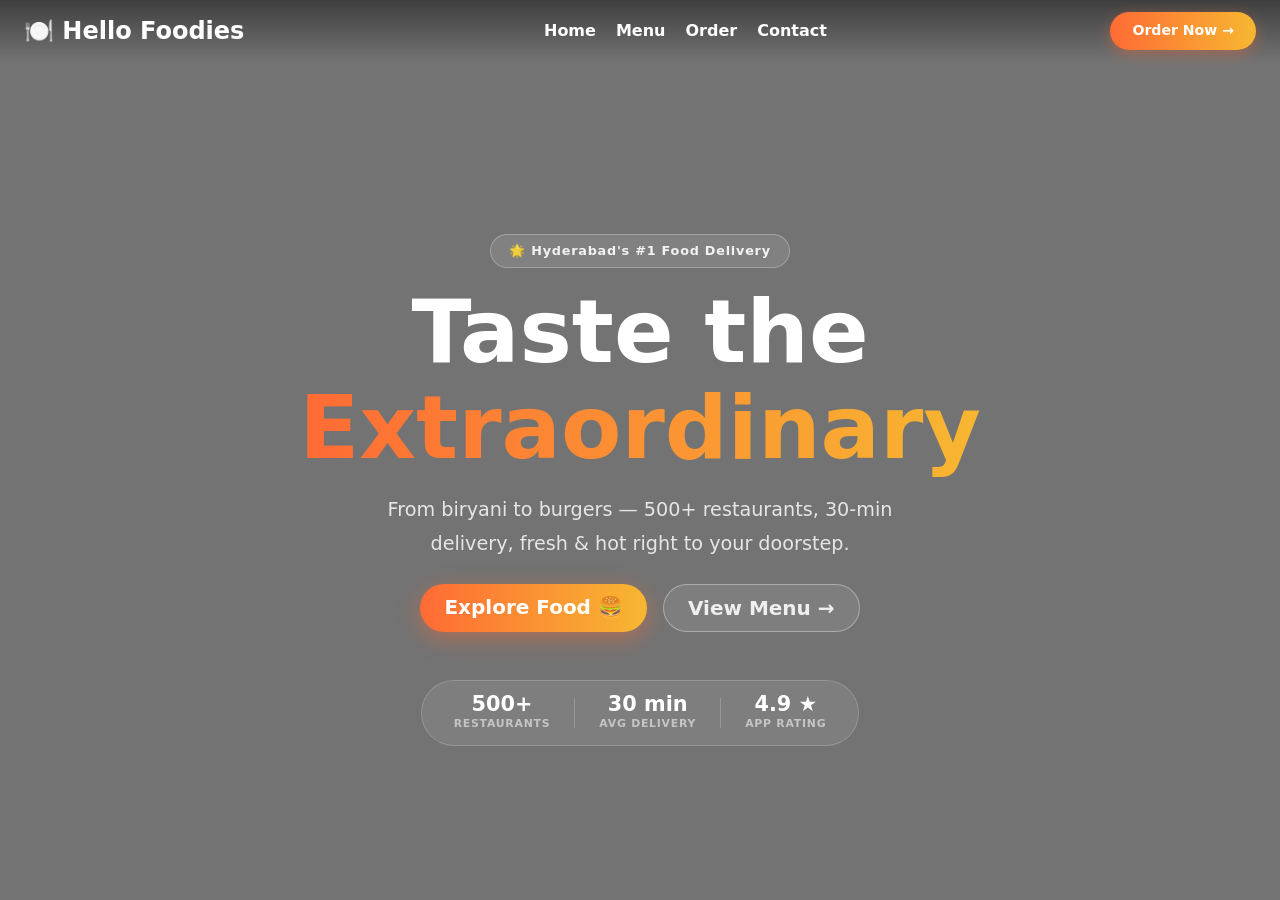
<file: index.html>
<!DOCTYPE html>
<html lang="en">
<head>
  <meta charset="UTF-8">
  <meta name="viewport" content="width=device-width, initial-scale=1.0">
  <title>Hello Foodies</title>
  <link href="https://cdn.jsdelivr.net/npm/bootstrap@5.3.3/dist/css/bootstrap.min.css" rel="stylesheet">
  <link rel="stylesheet" href="index.css">
</head>
<body>

  <!-- ══ VIDEO BACKGROUND ════════════════════════════ -->
  <div class="video-container">
    <video autoplay muted loop playsinline>
      <source src="food.mp4" type="video/mp4">
    </video>
    <div class="overlay"></div>
  </div>

  <!-- ══ NAVBAR ══════════════════════════════════════ -->
  <nav class="navbar navbar-expand-lg fixed-top">
    <div class="container-fluid px-4">

      <!-- Logo -->
      <a class="navbar-brand text-white fw-bold fs-4" href="#">
        🍽️ Hello Foodies
      </a>

      <!-- Toggler (mobile) -->
      <button class="navbar-toggler border-0" type="button"
              data-bs-toggle="collapse" data-bs-target="#navMenu">
        <span style="color:#fff; font-size:1.5rem;">☰</span>
      </button>

      <!-- Nav links -->
      <div class="collapse navbar-collapse justify-content-center" id="navMenu">
        <ul class="navbar-nav gap-1">
          <li class="nav-item"><a class="nav-link text-white fw-semibold" href="home.html">Home</a></li>
          <li class="nav-item"><a class="nav-link text-white fw-semibold" href="menu.html">Menu</a></li>
          <li class="nav-item"><a class="nav-link text-white fw-semibold" href="order.html">Order</a></li>
          <li class="nav-item"><a class="nav-link text-white fw-semibold" href="contact.html">Contact</a></li>
        </ul>
      </div>

      <!-- Header CTA -->
      <a href="order.html" class="btn btn-order d-none d-lg-inline-block">
        Order Now →
      </a>

    </div>
  </nav>

  <!-- ══ HERO SECTION ════════════════════════════════ -->
  <section class="hero-section d-flex align-items-center justify-content-center text-center">
    <div class="container">
      <div class="row justify-content-center">
        <div class="col-lg-8 col-md-10">

          <!-- Badge -->
          <span class="badge-pill mb-3 d-inline-block">
            🌟 Hyderabad's #1 Food Delivery
          </span>

          <!-- Heading -->
          <h1 class="hero-title mb-3">
            Taste the <br>
            <span class="hero-highlight">Extraordinary</span>
          </h1>

          <!-- Tagline -->
          <p class="hero-tagline mb-4">
            From biryani to burgers — 500+ restaurants, 30-min delivery,
            fresh &amp; hot right to your doorstep.
          </p>

          <!-- Buttons -->
          <div class="d-flex gap-3 justify-content-center flex-wrap mb-5">
            <a href="home.html" class="btn btn-primary-custom btn-lg rounded-pill px-4">
              Explore Food 🍔
            </a>
            <a href="menu.html" class="btn btn-outline-custom btn-lg rounded-pill px-4">
              View Menu →
            </a>
          </div>

          <!-- Stats bar -->
          <div class="stats-bar d-inline-flex align-items-center flex-wrap justify-content-center gap-0">
            <div class="stat-item px-4 py-2">
              <div class="stat-num">500+</div>
              <div class="stat-lbl">Restaurants</div>
            </div>
            <div class="stat-divider d-none d-sm-block"></div>
            <div class="stat-item px-4 py-2">
              <div class="stat-num">30 min</div>
              <div class="stat-lbl">Avg Delivery</div>
            </div>
            <div class="stat-divider d-none d-sm-block"></div>
            <div class="stat-item px-4 py-2">
              <div class="stat-num">4.9 ★</div>
              <div class="stat-lbl">App Rating</div>
            </div>
          </div>

        </div>
      </div>
    </div>
  </section>

  <script src="https://cdn.jsdelivr.net/npm/bootstrap@5.3.3/dist/js/bootstrap.bundle.min.js"></script>
</body>
</html>
</file>
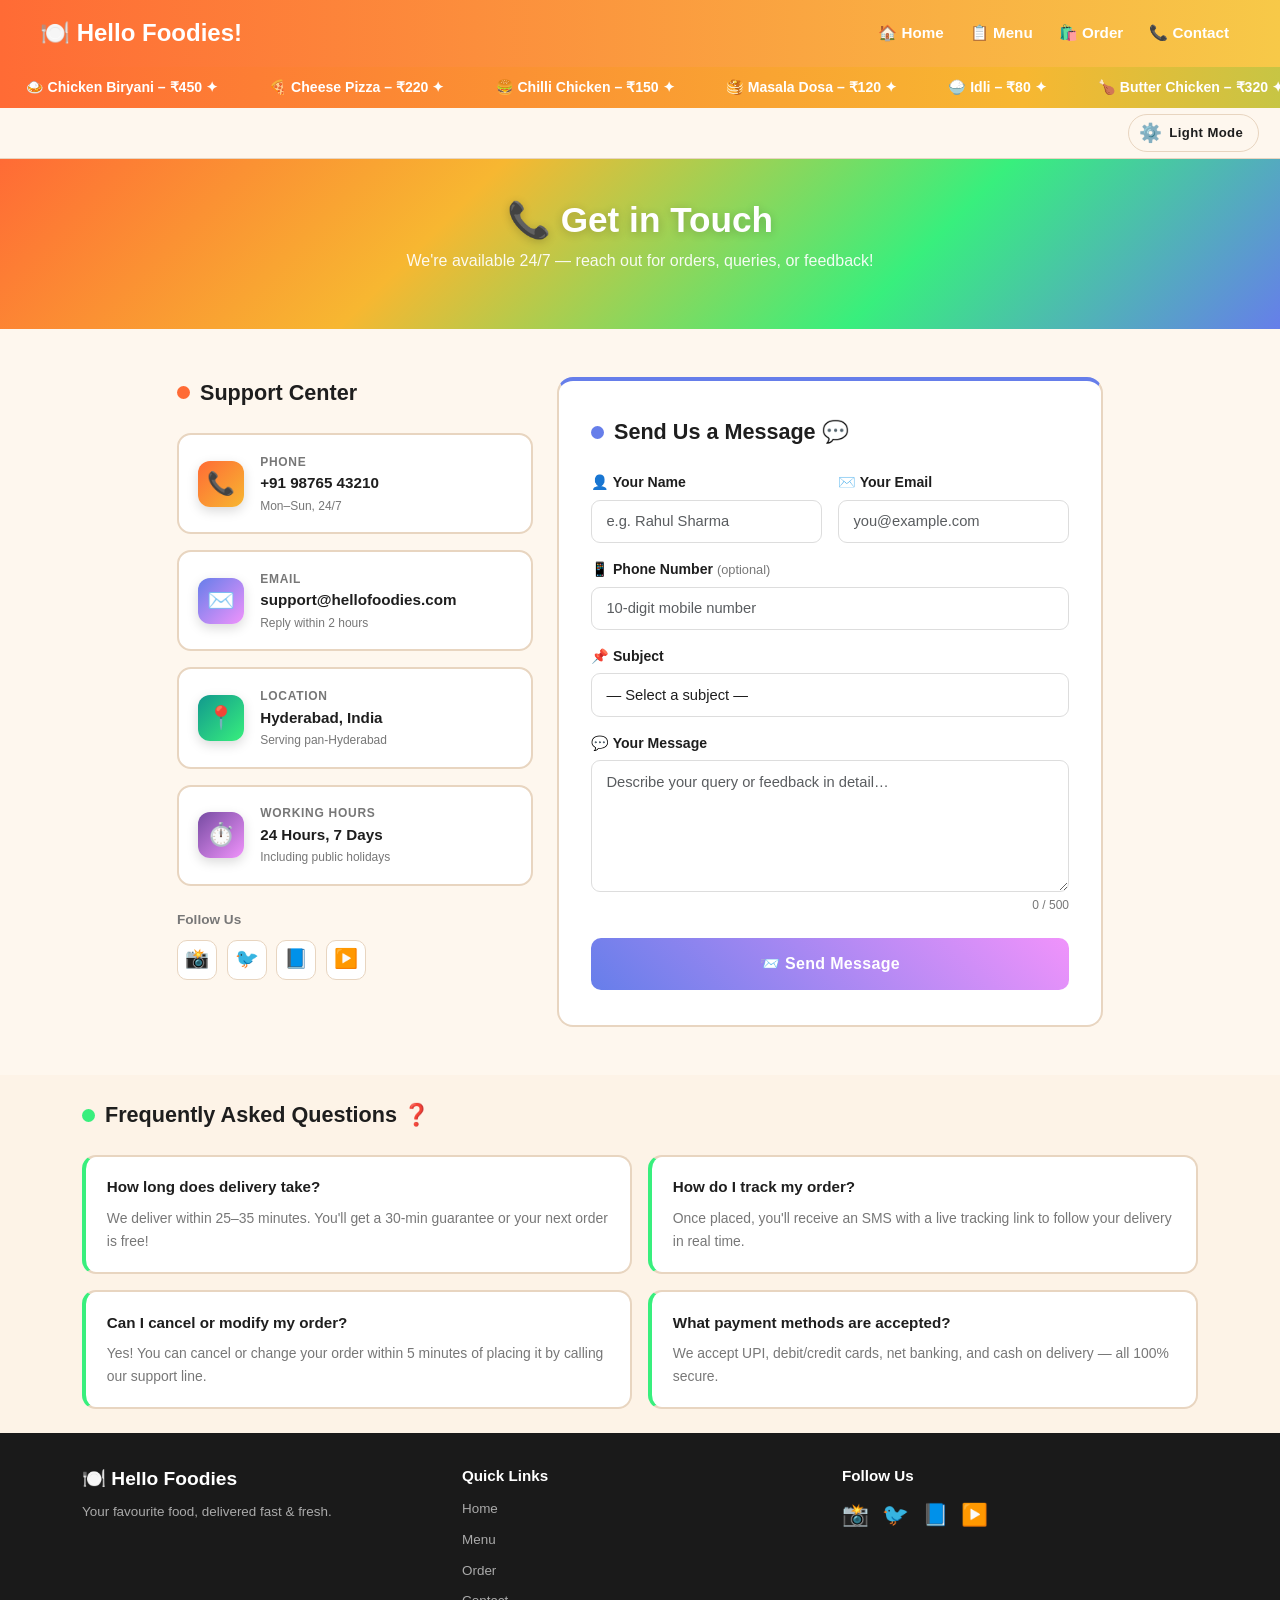
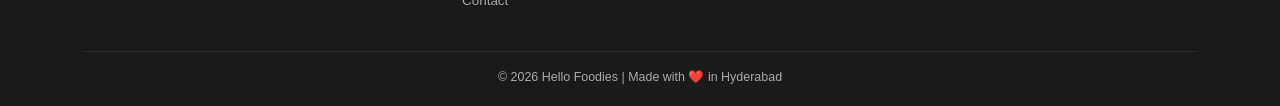
<file: contact.html>
<!DOCTYPE html>
<html lang="en" data-theme="light">
<head>
  <meta charset="UTF-8">
  <meta name="viewport" content="width=device-width, initial-scale=1.0">
  <title>Hello Foodies | Contact</title>
  <link href="https://cdn.jsdelivr.net/npm/bootstrap@5.3.3/dist/css/bootstrap.min.css" rel="stylesheet">
  <link rel="stylesheet" href="contact.css">
</head>
<body>

  <!-- ══ NAVBAR ══════════════════════════════════════ -->
  <nav class="navbar navbar-expand-lg">
    <div class="container-fluid px-4">
      <a class="navbar-brand" href="home.html">🍽️ Hello Foodies!</a>
      <button class="navbar-toggler border-0" type="button" data-bs-toggle="collapse" data-bs-target="#nav">
        <span style="color:#fff;font-size:1.6rem;">☰</span>
      </button>
      <div class="collapse navbar-collapse justify-content-end" id="nav">
        <ul class="navbar-nav gap-1">
          <li class="nav-item"><a class="nav-link" href="index.html">🏠 Home</a></li>
          <li class="nav-item"><a class="nav-link" href="menu.html">📋 Menu</a></li>
          <li class="nav-item"><a class="nav-link" href="order.html">🛍️ Order</a></li>
          <li class="nav-item"><a class="nav-link" href="contact.html">📞 Contact</a></li>
        </ul>
      </div>
    </div>
  </nav>

  <!-- ══ TICKER ══════════════════════════════════════ -->
  <div class="ticker-wrap">
    <div class="ticker-track" id="ticker"></div>
  </div>

  <!-- ══ GEAR TOGGLE ═════════════════════════════════ -->
  <div class="theme-bar">
    <button id="themeBtn">
      <span class="gear-icon">⚙️</span>
      <span id="btnLabel">Light Mode</span>
    </button>
  </div>

  <!-- ══ PAGE BANNER ═════════════════════════════════ -->
  <div class="page-banner">
    <div class="container">
      <h1>📞 Get in Touch</h1>
      <p>We're available 24/7 — reach out for orders, queries, or feedback!</p>
    </div>
  </div>

  <!-- ══ CONTACT SECTION ═════════════════════════════ -->
  <section class="bg-warm py-5">
    <div class="container">
      <div class="row g-4 justify-content-center">

        <!-- LEFT — INFO CARDS -->
        <div class="col-lg-4 col-md-10">

          <div class="sec-head mb-4">
            <span class="sec-dot" style="background:#ff6b35;"></span>Support Center
          </div>

          <div class="info-card mb-3">
            <div class="info-icon" style="background:linear-gradient(135deg,#ff6b35,#f7b731);">📞</div>
            <div>
              <div class="info-label">Phone</div>
              <div class="info-value">+91 98765 43210</div>
              <div class="info-sub">Mon–Sun, 24/7</div>
            </div>
          </div>

          <div class="info-card mb-3">
            <div class="info-icon" style="background:linear-gradient(135deg,#667eea,#f093fb);">✉️</div>
            <div>
              <div class="info-label">Email</div>
              <div class="info-value">support@hellofoodies.com</div>
              <div class="info-sub">Reply within 2 hours</div>
            </div>
          </div>

          <div class="info-card mb-3">
            <div class="info-icon" style="background:linear-gradient(135deg,#11998e,#38ef7d);">📍</div>
            <div>
              <div class="info-label">Location</div>
              <div class="info-value">Hyderabad, India</div>
              <div class="info-sub">Serving pan-Hyderabad</div>
            </div>
          </div>

          <div class="info-card mb-3">
            <div class="info-icon" style="background:linear-gradient(135deg,#764ba2,#f093fb);">⏱️</div>
            <div>
              <div class="info-label">Working Hours</div>
              <div class="info-value">24 Hours, 7 Days</div>
              <div class="info-sub">Including public holidays</div>
            </div>
          </div>

          <!-- Social links -->
          <div class="social-row mt-4">
            <span style="font-size:.85rem;font-weight:700;color:var(--muted);display:block;margin-bottom:.6rem;">Follow Us</span>
            <div class="social-icons">
              <a href="#" class="soc-btn" title="Instagram">📸</a>
              <a href="#" class="soc-btn" title="Twitter">🐦</a>
              <a href="#" class="soc-btn" title="Facebook">📘</a>
              <a href="#" class="soc-btn" title="YouTube">▶️</a>
            </div>
          </div>

        </div>

        <!-- RIGHT — CONTACT FORM -->
        <div class="col-lg-6 col-md-10">

          <div class="contact-card">
            <div class="sec-head mb-4">
              <span class="sec-dot" style="background:#667eea;"></span>Send Us a Message 💬
            </div>

            <form id="contactForm" novalidate autocomplete="off">

              <!-- Name + Email row -->
              <div class="row g-3 mb-3">
                <div class="col-sm-6">
                  <label class="form-label" for="cName">👤 Your Name</label>
                  <input type="text" id="cName" class="form-control" placeholder="e.g. Rahul Sharma">
                  <div class="err-msg" id="cNameErr"></div>
                </div>
                <div class="col-sm-6">
                  <label class="form-label" for="cEmail">✉️ Your Email</label>
                  <input type="email" id="cEmail" class="form-control" placeholder="you@example.com">
                  <div class="err-msg" id="cEmailErr"></div>
                </div>
              </div>

              <!-- Phone -->
              <div class="mb-3">
                <label class="form-label" for="cPhone">📱 Phone Number <span class="opt">(optional)</span></label>
                <input type="tel" id="cPhone" class="form-control" placeholder="10-digit mobile number" maxlength="10">
                <div class="err-msg" id="cPhoneErr"></div>
              </div>

              <!-- Subject -->
              <div class="mb-3">
                <label class="form-label" for="cSubject">📌 Subject</label>
                <select id="cSubject" class="form-select">
                  <option value="">— Select a subject —</option>
                  <option>Order Issue</option>
                  <option>Delivery Problem</option>
                  <option>Payment Query</option>
                  <option>Restaurant Feedback</option>
                  <option>Partnership / Collaboration</option>
                  <option>Other</option>
                </select>
                <div class="err-msg" id="cSubjectErr"></div>
              </div>

              <!-- Message -->
              <div class="mb-4">
                <label class="form-label" for="cMessage">💬 Your Message</label>
                <textarea id="cMessage" class="form-control" rows="5" placeholder="Describe your query or feedback in detail…"></textarea>
                <div class="err-msg" id="cMessageErr"></div>
                <div class="char-count" id="charCount">0 / 500</div>
              </div>

              <button type="submit" class="btn-send">📨 Send Message</button>

            </form>
          </div>

        </div>
      </div>
    </div>
  </section>

  <!-- ══ FAQ STRIP ════════════════════════════════════ -->
  <section class="bg-plain py-4">
    <div class="container">
      <div class="sec-head mb-4">
        <span class="sec-dot" style="background:#38ef7d;"></span>Frequently Asked Questions ❓
      </div>
      <div class="row g-3">
        <div class="col-md-6">
          <div class="faq-card">
            <div class="faq-q">How long does delivery take?</div>
            <div class="faq-a">We deliver within 25–35 minutes. You'll get a 30-min guarantee or your next order is free!</div>
          </div>
        </div>
        <div class="col-md-6">
          <div class="faq-card">
            <div class="faq-q">How do I track my order?</div>
            <div class="faq-a">Once placed, you'll receive an SMS with a live tracking link to follow your delivery in real time.</div>
          </div>
        </div>
        <div class="col-md-6">
          <div class="faq-card">
            <div class="faq-q">Can I cancel or modify my order?</div>
            <div class="faq-a">Yes! You can cancel or change your order within 5 minutes of placing it by calling our support line.</div>
          </div>
        </div>
        <div class="col-md-6">
          <div class="faq-card">
            <div class="faq-q">What payment methods are accepted?</div>
            <div class="faq-a">We accept UPI, debit/credit cards, net banking, and cash on delivery — all 100% secure.</div>
          </div>
        </div>
      </div>
    </div>
  </section>

  <!-- ══ FOOTER ════════════════════════════════════════ -->
  <footer>
    <div class="container">
      <div class="row g-4 pb-3">
        <div class="col-md-4">
          <div class="ft-brand">🍽️ Hello Foodies</div>
          <p style="font-size:.84rem;margin-top:.4rem;color:#aaa;line-height:1.6;">Your favourite food, delivered fast &amp; fresh.</p>
        </div>
        <div class="col-md-4">
          <div style="color:#fff;font-weight:700;margin-bottom:.7rem;font-size:.95rem;">Quick Links</div>
          <div style="display:flex;flex-direction:column;gap:.35rem;">
            <a class="ft-link" href="index.html">Home</a>
            <a class="ft-link" href="menu.html">Menu</a>
            <a class="ft-link" href="order.html">Order</a>
            <a class="ft-link" href="contact.html">Contact</a>
          </div>
        </div>
        <div class="col-md-4">
          <div style="color:#fff;font-weight:700;margin-bottom:.7rem;font-size:.95rem;">Follow Us</div>
          <div class="ft-social">
            <a href="#" title="Instagram">📸</a>
            <a href="#" title="Twitter">🐦</a>
            <a href="#" title="Facebook">📘</a>
            <a href="#" title="YouTube">▶️</a>
          </div>
        </div>
      </div>
      <div class="ft-copy">© 2026 Hello Foodies | Made with ❤️ in Hyderabad</div>
    </div>
  </footer>

  <!-- ══ TOAST ════════════════════════════════════════ -->
  <div class="toast-wrap" id="toastWrap"></div>

  <script src="https://cdn.jsdelivr.net/npm/bootstrap@5.3.3/dist/js/bootstrap.bundle.min.js"></script>
  <script src="contact.js"></script>
</body>
</html>
</file>
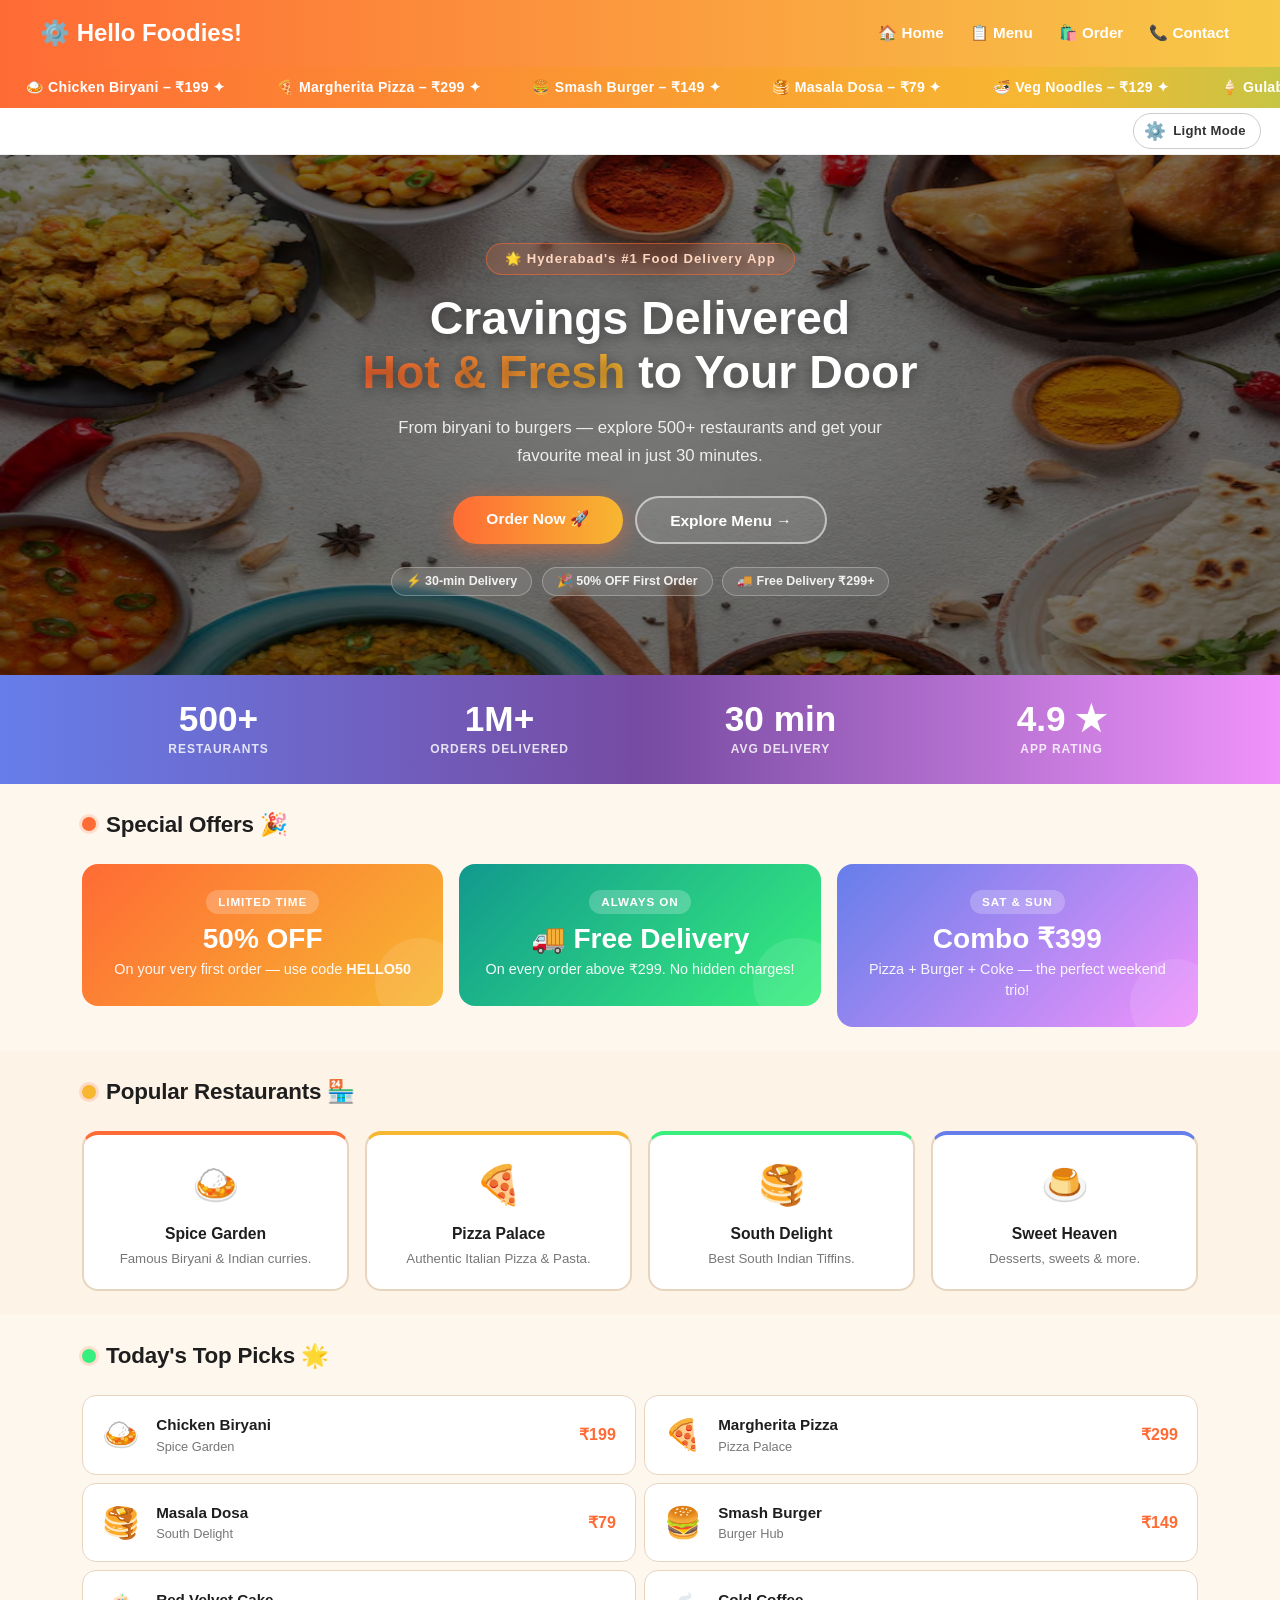
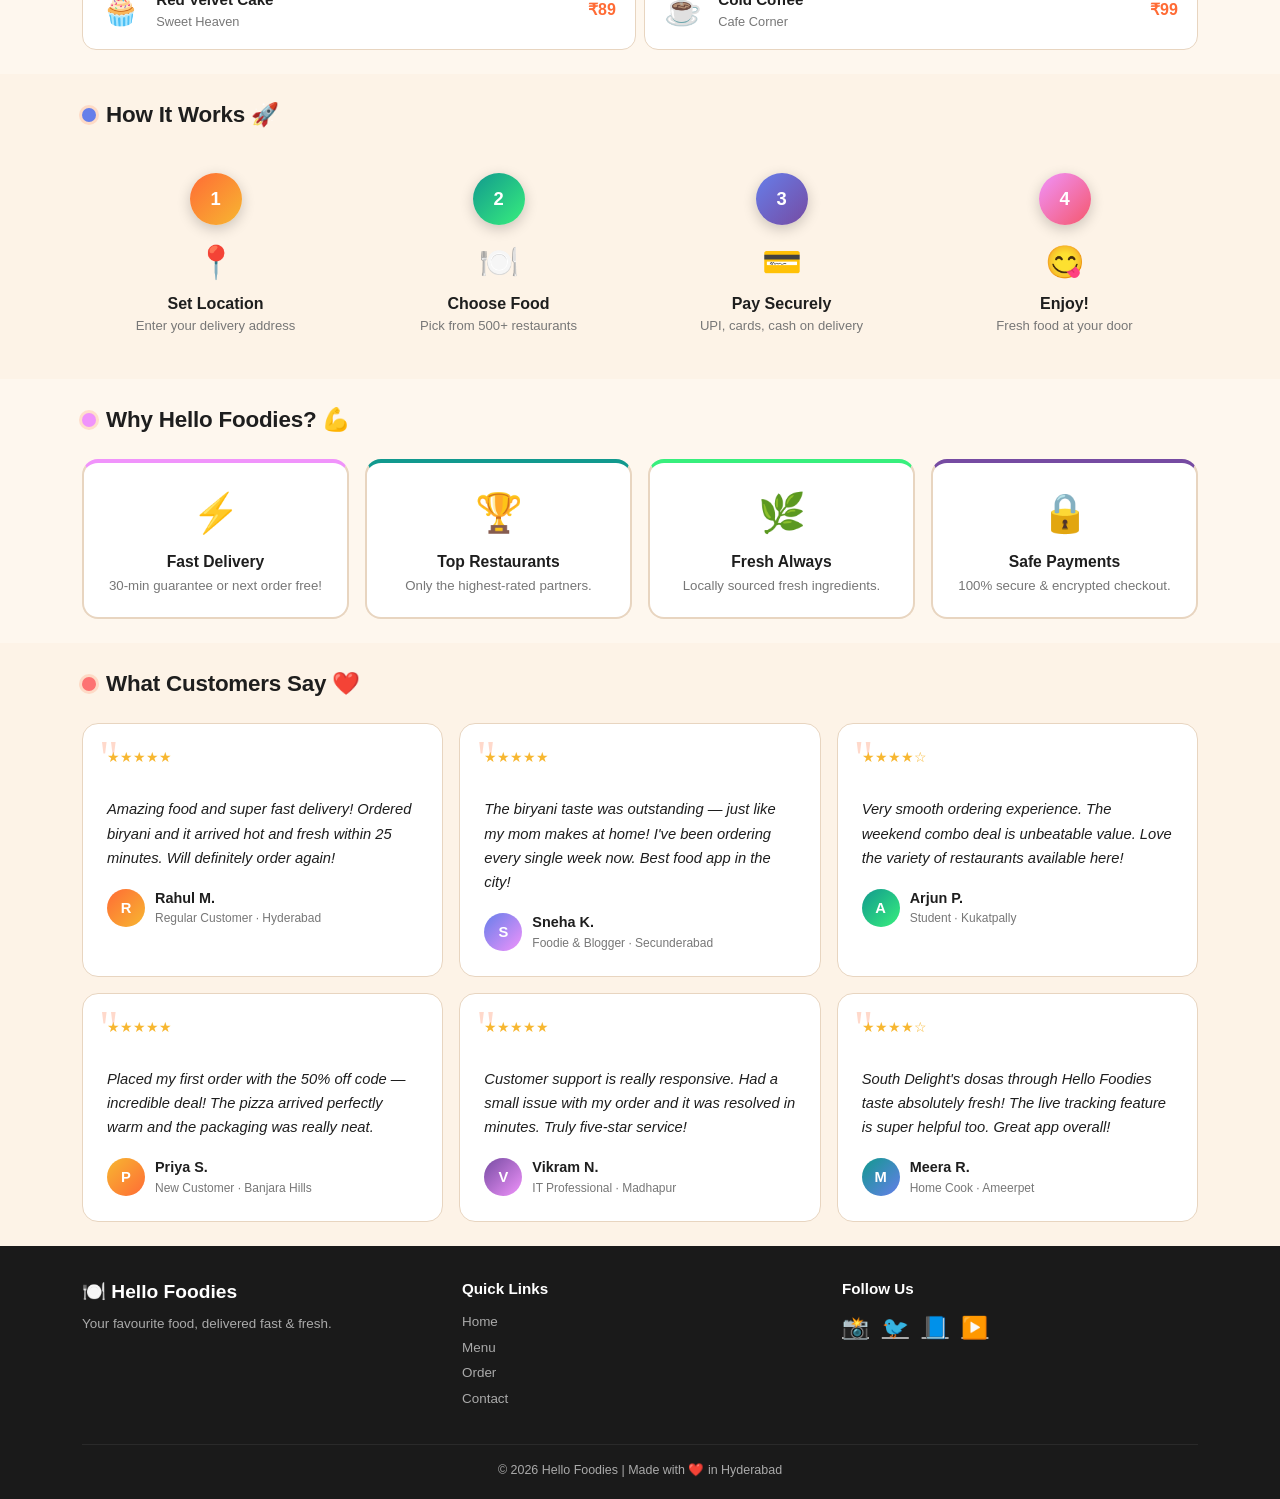
<file: home.html>
<!DOCTYPE html>
<html lang="en" data-theme="light">
<head>
  <meta charset="UTF-8">
  <meta name="viewport" content="width=device-width, initial-scale=1.0">
  <title>Hello Foodies</title>
  <link href="https://cdn.jsdelivr.net/npm/bootstrap@5.3.3/dist/css/bootstrap.min.css" rel="stylesheet">
  <link rel="stylesheet" href="home.css">
</head>
<body>

  <!-- ══ NAVBAR ══════════════════════════════════════ -->
  <nav class="navbar navbar-expand-lg">
    <div class="container-fluid px-4">
      <a class="navbar-brand" href="#">⚙️ Hello Foodies!</a>
      <button class="navbar-toggler border-0" type="button" data-bs-toggle="collapse" data-bs-target="#nav">
        <span style="color:#fff;font-size:1.6rem;">☰</span>
      </button>
      <div class="collapse navbar-collapse justify-content-end" id="nav">
        <ul class="navbar-nav gap-1">
          <li class="nav-item"><a class="nav-link" href="index.html">🏠 Home</a></li>
          <li class="nav-item"><a class="nav-link" href="menu.html">📋 Menu</a></li>
          <li class="nav-item"><a class="nav-link" href="order.html">🛍️ Order</a></li>
          <li class="nav-item"><a class="nav-link" href="contact.html">📞 Contact</a></li>
        </ul>
      </div>
    </div>
  </nav>

  <!-- ══ TICKER ══════════════════════════════════════ -->
  <div class="ticker-wrap">
    <div class="ticker-track" id="ticker"></div>
  </div>

  <!-- ══ GEAR TOGGLE ═════════════════════════════════ -->
  <div class="theme-bar">
    <button id="themeBtn">
      <span class="gear-icon">⚙️</span>
      <span id="btnLabel">Light Mode</span>
    </button>
  </div>

  <!-- ══ HERO ════════════════════════════════════════ -->
  <div class="hero">
    <div class="container hero-inner">
      <div class="hero-badge">🌟 Hyderabad's #1 Food Delivery App</div>
      <h2>Cravings Delivered<br><span class="hero-highlight">Hot & Fresh</span> to Your Door</h2>
      <p>From biryani to burgers — explore 500+ restaurants and get your favourite meal in just 30 minutes.</p>
      <div class="hero-btns">
        <a href="order.html" class="btn-hero btn-hero-primary">Order Now 🚀</a>
        <a href="menu.html" class="btn-hero btn-hero-outline">Explore Menu →</a>
      </div>
      <div class="hero-tags">
        <span class="hero-tag">⚡ 30-min Delivery</span>
        <span class="hero-tag">🎉 50% OFF First Order</span>
        <span class="hero-tag">🚚 Free Delivery ₹299+</span>
      </div>
    </div>
  </div>

  <!-- ══ STATS STRIP ══════════════════════════════════ -->
  <div class="stat-strip">
    <div class="container">
      <div class="row g-2 justify-content-center">
        <div class="col-6 col-md-3"><div class="stat-item"><div class="stat-num">500+</div><div class="stat-lbl">Restaurants</div></div></div>
        <div class="col-6 col-md-3"><div class="stat-item"><div class="stat-num">1M+</div><div class="stat-lbl">Orders Delivered</div></div></div>
        <div class="col-6 col-md-3"><div class="stat-item"><div class="stat-num">30 min</div><div class="stat-lbl">Avg Delivery</div></div></div>
        <div class="col-6 col-md-3"><div class="stat-item"><div class="stat-num">4.9 ★</div><div class="stat-lbl">App Rating</div></div></div>
      </div>
    </div>
  </div>

  <!-- ══ SPECIAL OFFERS ══════════════════════════════ -->
  <section class="bg-warm py-4">
    <div class="container">
      <div class="sec-head"><span class="sec-dot" style="background:#ff6b35;"></span>Special Offers 🎉</div>
      <div class="row g-3">
        <div class="col-md-4">
          <div class="offer-card o1">
            <div class="offer-tag">LIMITED TIME</div>
            <h4>50% OFF</h4>
            <p>On your very first order — use code <strong>HELLO50</strong></p>
          </div>
        </div>
        <div class="col-md-4">
          <div class="offer-card o2">
            <div class="offer-tag">ALWAYS ON</div>
            <h4>🚚 Free Delivery</h4>
            <p>On every order above ₹299. No hidden charges!</p>
          </div>
        </div>
        <div class="col-md-4">
          <div class="offer-card o3">
            <div class="offer-tag">SAT &amp; SUN</div>
            <h4>Combo ₹399</h4>
            <p>Pizza + Burger + Coke — the perfect weekend trio!</p>
          </div>
        </div>
      </div>
    </div>
  </section>

  <!-- ══ POPULAR RESTAURANTS ══════════════════════════ -->
  <section class="bg-plain py-4">
    <div class="container">
      <div class="sec-head"><span class="sec-dot" style="background:#f7b731;"></span>Popular Restaurants 🏪</div>
      <div class="row g-3">
        <div class="col-6 col-md-3"><div class="food-card fc-red"><span class="fem">🍛</span><div class="ftit">Spice Garden</div><p class="fsub">Famous Biryani &amp; Indian curries.</p></div></div>
        <div class="col-6 col-md-3"><div class="food-card fc-yellow"><span class="fem">🍕</span><div class="ftit">Pizza Palace</div><p class="fsub">Authentic Italian Pizza &amp; Pasta.</p></div></div>
        <div class="col-6 col-md-3"><div class="food-card fc-green"><span class="fem">🥞</span><div class="ftit">South Delight</div><p class="fsub">Best South Indian Tiffins.</p></div></div>
        <div class="col-6 col-md-3"><div class="food-card fc-blue"><span class="fem">🍮</span><div class="ftit">Sweet Heaven</div><p class="fsub">Desserts, sweets &amp; more.</p></div></div>
      </div>
    </div>
  </section>

  <!-- ══ TODAY'S TOP PICKS ════════════════════════════ -->
  <section class="bg-warm py-4">
    <div class="container">
      <div class="sec-head"><span class="sec-dot" style="background:#38ef7d;"></span>Today's Top Picks 🌟</div>
      <div class="row g-2" id="menuList"></div>
    </div>
  </section>

  <!-- ══ HOW IT WORKS ═════════════════════════════════ -->
  <section class="bg-plain py-4">
    <div class="container">
      <div class="sec-head"><span class="sec-dot" style="background:#667eea;"></span>How It Works 🚀</div>
      <div class="row g-3 text-center">
        <div class="col-6 col-md-3">
          <div class="step-wrap">
            <div class="step-circle" style="background:linear-gradient(135deg,#ff6b35,#f7b731);">1</div>
            <div class="se">📍</div><div class="st">Set Location</div><p class="sd">Enter your delivery address</p>
          </div>
        </div>
        <div class="col-6 col-md-3">
          <div class="step-wrap">
            <div class="step-circle" style="background:linear-gradient(135deg,#11998e,#38ef7d);">2</div>
            <div class="se">🍽️</div><div class="st">Choose Food</div><p class="sd">Pick from 500+ restaurants</p>
          </div>
        </div>
        <div class="col-6 col-md-3">
          <div class="step-wrap">
            <div class="step-circle" style="background:linear-gradient(135deg,#667eea,#764ba2);">3</div>
            <div class="se">💳</div><div class="st">Pay Securely</div><p class="sd">UPI, cards, cash on delivery</p>
          </div>
        </div>
        <div class="col-6 col-md-3">
          <div class="step-wrap">
            <div class="step-circle" style="background:linear-gradient(135deg,#f093fb,#f5576c);">4</div>
            <div class="se">😋</div><div class="st">Enjoy!</div><p class="sd">Fresh food at your door</p>
          </div>
        </div>
      </div>
    </div>
  </section>

  <!-- ══ WHY US ════════════════════════════════════════ -->
  <section class="bg-warm py-4">
    <div class="container">
      <div class="sec-head"><span class="sec-dot" style="background:#f093fb;"></span>Why Hello Foodies? 💪</div>
      <div class="row g-3">
        <div class="col-6 col-md-3"><div class="food-card fc-pink"><span class="fem">⚡</span><div class="ftit">Fast Delivery</div><p class="fsub">30-min guarantee or next order free!</p></div></div>
        <div class="col-6 col-md-3"><div class="food-card fc-teal"><span class="fem">🏆</span><div class="ftit">Top Restaurants</div><p class="fsub">Only the highest-rated partners.</p></div></div>
        <div class="col-6 col-md-3"><div class="food-card fc-green"><span class="fem">🌿</span><div class="ftit">Fresh Always</div><p class="fsub">Locally sourced fresh ingredients.</p></div></div>
        <div class="col-6 col-md-3"><div class="food-card fc-purple"><span class="fem">🔒</span><div class="ftit">Safe Payments</div><p class="fsub">100% secure &amp; encrypted checkout.</p></div></div>
      </div>
    </div>
  </section>

  <!-- ══ CUSTOMER REVIEWS ══════════════════════════════ -->
  <section class="bg-plain py-4">
    <div class="container">
      <div class="sec-head"><span class="sec-dot" style="background:#fd7272;"></span>What Customers Say ❤️</div>
      <div class="row g-3">
        <div class="col-md-4">
          <div class="rev-card">
            <div class="rev-quote">"</div>
            <div class="stars">★★★★★</div>
            <p class="rev-text">Amazing food and super fast delivery! Ordered biryani and it arrived hot and fresh within 25 minutes. Will definitely order again!</p>
            <div class="rev-person">
              <div class="rev-avatar" style="background:linear-gradient(135deg,#ff6b35,#f7b731);">R</div>
              <div><div class="rev-name">Rahul M.</div><div class="rev-role">Regular Customer · Hyderabad</div></div>
            </div>
          </div>
        </div>
        <div class="col-md-4">
          <div class="rev-card">
            <div class="rev-quote">"</div>
            <div class="stars">★★★★★</div>
            <p class="rev-text">The biryani taste was outstanding — just like my mom makes at home! I've been ordering every single week now. Best food app in the city!</p>
            <div class="rev-person">
              <div class="rev-avatar" style="background:linear-gradient(135deg,#667eea,#f093fb);">S</div>
              <div><div class="rev-name">Sneha K.</div><div class="rev-role">Foodie &amp; Blogger · Secunderabad</div></div>
            </div>
          </div>
        </div>
        <div class="col-md-4">
          <div class="rev-card">
            <div class="rev-quote">"</div>
            <div class="stars">★★★★☆</div>
            <p class="rev-text">Very smooth ordering experience. The weekend combo deal is unbeatable value. Love the variety of restaurants available here!</p>
            <div class="rev-person">
              <div class="rev-avatar" style="background:linear-gradient(135deg,#11998e,#38ef7d);">A</div>
              <div><div class="rev-name">Arjun P.</div><div class="rev-role">Student · Kukatpally</div></div>
            </div>
          </div>
        </div>
        <div class="col-md-4">
          <div class="rev-card">
            <div class="rev-quote">"</div>
            <div class="stars">★★★★★</div>
            <p class="rev-text">Placed my first order with the 50% off code — incredible deal! The pizza arrived perfectly warm and the packaging was really neat.</p>
            <div class="rev-person">
              <div class="rev-avatar" style="background:linear-gradient(135deg,#f7b731,#ff6b35);">P</div>
              <div><div class="rev-name">Priya S.</div><div class="rev-role">New Customer · Banjara Hills</div></div>
            </div>
          </div>
        </div>
        <div class="col-md-4">
          <div class="rev-card">
            <div class="rev-quote">"</div>
            <div class="stars">★★★★★</div>
            <p class="rev-text">Customer support is really responsive. Had a small issue with my order and it was resolved in minutes. Truly five-star service!</p>
            <div class="rev-person">
              <div class="rev-avatar" style="background:linear-gradient(135deg,#764ba2,#f093fb);">V</div>
              <div><div class="rev-name">Vikram N.</div><div class="rev-role">IT Professional · Madhapur</div></div>
            </div>
          </div>
        </div>
        <div class="col-md-4">
          <div class="rev-card">
            <div class="rev-quote">"</div>
            <div class="stars">★★★★☆</div>
            <p class="rev-text">South Delight's dosas through Hello Foodies taste absolutely fresh! The live tracking feature is super helpful too. Great app overall!</p>
            <div class="rev-person">
              <div class="rev-avatar" style="background:linear-gradient(135deg,#11998e,#667eea);">M</div>
              <div><div class="rev-name">Meera R.</div><div class="rev-role">Home Cook · Ameerpet</div></div>
            </div>
          </div>
        </div>
      </div>
    </div>
  </section>

  <!-- ══ FOOTER ════════════════════════════════════════ -->
  <footer>
    <div class="container">
      <div class="row g-4 pb-3">
        <div class="col-md-4">
          <div class="ft-brand">🍽️ Hello Foodies</div>
          <p style="font-size:.84rem;margin-top:.4rem;color:#aaa;line-height:1.6;">Your favourite food, delivered fast &amp; fresh.</p>
        </div>
        <div class="col-md-4">
          <div style="color:#fff;font-weight:700;margin-bottom:.7rem;font-size:.95rem;">Quick Links</div>
          <div style="display:flex;flex-direction:column;gap:.35rem;">
            <a class="ft-link" href="index.html">Home</a>
            <a class="ft-link" href="menu.html">Menu</a>
            <a class="ft-link" href="order.html">Order</a>
            <a class="ft-link" href="contact.html">Contact</a>
          </div>
        </div>
        <div class="col-md-4">
          <div style="color:#fff;font-weight:700;margin-bottom:.7rem;font-size:.95rem;">Follow Us</div>
          <div class="ft-social">
            <a href="#" title="Instagram">📸</a>
            <a href="#" title="Twitter">🐦</a>
            <a href="#" title="Facebook">📘</a>
            <a href="#" title="YouTube">▶️</a>
          </div>
        </div>
      </div>
      <div class="ft-copy">© 2026 Hello Foodies | Made with ❤️ in Hyderabad</div>
    </div>
  </footer>

  <script src="https://cdn.jsdelivr.net/npm/bootstrap@5.3.3/dist/js/bootstrap.bundle.min.js"></script>
  <script src="home.js"></script>
</body>
</html>
</file>
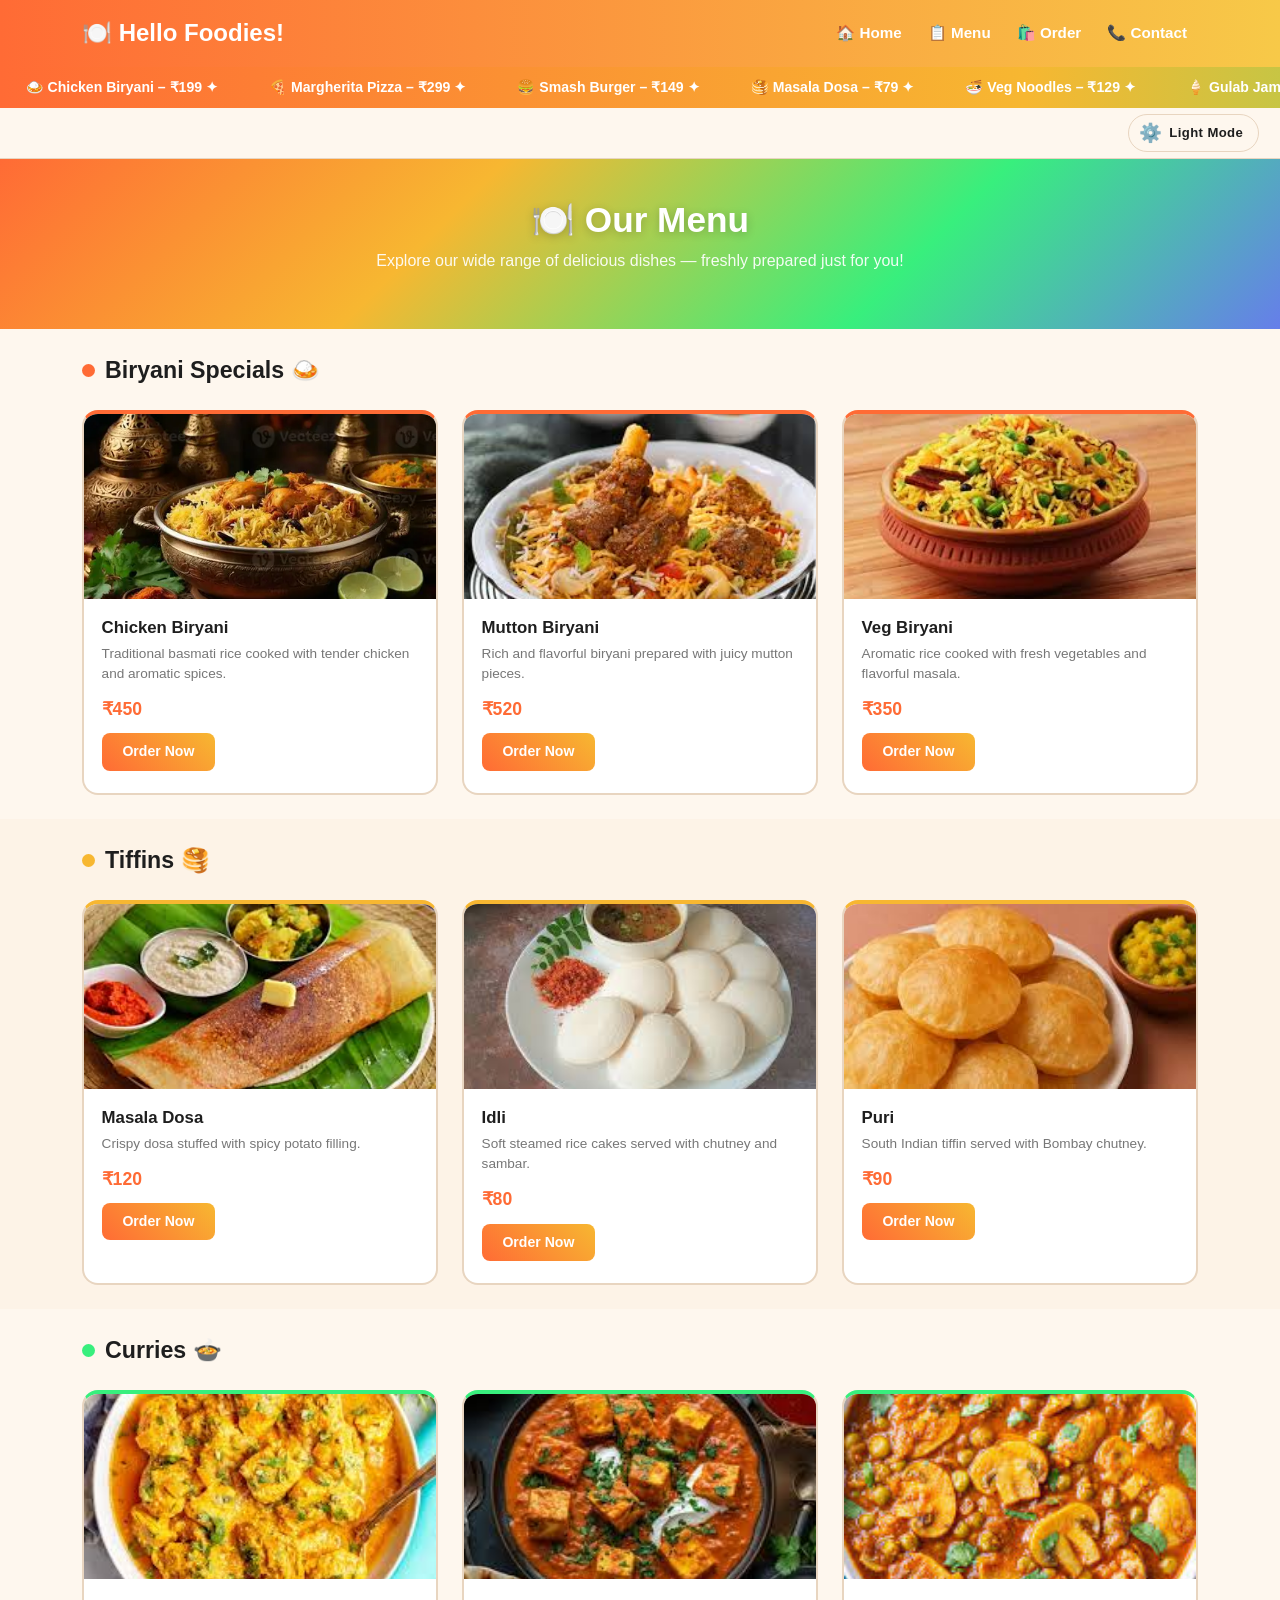
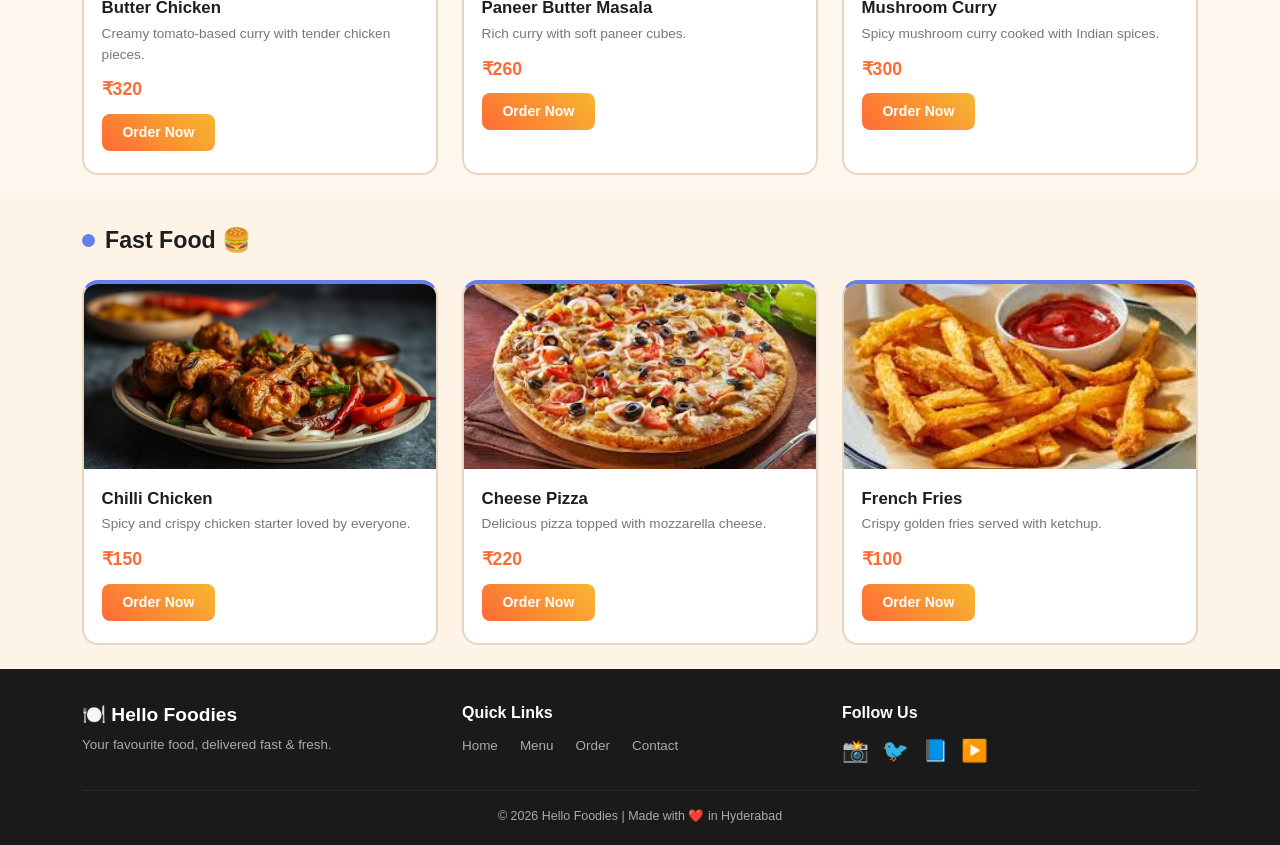
<file: menu.html>
<!DOCTYPE html>
<html lang="en" data-theme="light">
<head>
  <meta charset="UTF-8">
  <meta name="viewport" content="width=device-width, initial-scale=1.0">
  <title>Hello Foodies – Menu</title>
  <link href="https://cdn.jsdelivr.net/npm/bootstrap@5.3.3/dist/css/bootstrap.min.css" rel="stylesheet">
  <link rel="stylesheet" href="menu.css">
</head>
<body>

  <!-- ══ NAVBAR ══════════════════════════════════════ -->
  <nav class="navbar navbar-expand-lg">
    <div class="container">
      <a class="navbar-brand" href="home.html">🍽️ Hello Foodies!</a>
      <button class="navbar-toggler border-0" type="button" data-bs-toggle="collapse" data-bs-target="#nav">
        <span style="color:#fff;font-size:1.5rem;">☰</span>
      </button>
      <div class="collapse navbar-collapse" id="nav">
        <ul class="navbar-nav ms-auto gap-1">
          <li class="nav-item"><a class="nav-link" href="index.html">🏠 Home</a></li>
          <li class="nav-item"><a class="nav-link" href="menu.html">📋 Menu</a></li>
          <li class="nav-item"><a class="nav-link" href="order.html">🛍️ Order</a></li>
          <li class="nav-item"><a class="nav-link" href="contact.html">📞 Contact</a></li>
        </ul>
      </div>
    </div>
  </nav>

  <!-- ══ TICKER ══════════════════════════════════════ -->
  <div class="ticker-wrap">
    <div class="ticker-track" id="ticker"></div>
  </div>

  <!-- ══ GEAR TOGGLE ═════════════════════════════════ -->
  <div class="theme-bar">
    <button id="themeBtn">
      <span class="gear-icon">⚙️</span>
      <span id="btnLabel">Light Mode</span>
    </button>
  </div>

  <!-- ══ PAGE BANNER ═════════════════════════════════ -->
  <div class="page-banner">
    <div class="container">
      <h1>🍽️ Our Menu</h1>
      <p>Explore our wide range of delicious dishes — freshly prepared just for you!</p>
    </div>
  </div>

  <!-- ══ BIRYANI SPECIALS ═════════════════════════════ -->
  <section class="bg-warm py-4 cat-biryani">
    <div class="container">
      <div class="sec-head">
        <span class="sec-dot" style="background:#ff6b35;"></span>Biryani Specials 🍛
      </div>
      <div class="row g-4">

        <div class="col-sm-6 col-lg-4">
          <div class="food-card">
            <div class="img-wrap">
              <img src="biry.webp" alt="Chicken Biryani"
                onerror="this.style.background='linear-gradient(135deg,#ff6b35,#f7b731)';this.style.height='185px';this.removeAttribute('src')">
            </div>
            <div class="card-body-inner">
              <h3>Chicken Biryani</h3>
              <p>Traditional basmati rice cooked with tender chicken and aromatic spices.</p>
              <span class="card-price">₹450</span><br>
              <a href="order.html" class="order-btn">Order Now</a>
            </div>
          </div>
        </div>

        <div class="col-sm-6 col-lg-4">
          <div class="food-card">
            <div class="img-wrap">
              <img src="muttonbir.jpg" alt="Mutton Biryani"
                onerror="this.style.background='linear-gradient(135deg,#f7b731,#ff6b35)';this.style.height='185px';this.removeAttribute('src')">
            </div>
            <div class="card-body-inner">
              <h3>Mutton Biryani</h3>
              <p>Rich and flavorful biryani prepared with juicy mutton pieces.</p>
              <span class="card-price">₹520</span><br>
              <a href="order.html" class="order-btn">Order Now</a>
            </div>
          </div>
        </div>

        <div class="col-sm-6 col-lg-4">
          <div class="food-card">
            <div class="img-wrap">
              <img src="veg.jpg" alt="Veg Biryani"
                onerror="this.style.background='linear-gradient(135deg,#38ef7d,#11998e)';this.style.height='185px';this.removeAttribute('src')">
            </div>
            <div class="card-body-inner">
              <h3>Veg Biryani</h3>
              <p>Aromatic rice cooked with fresh vegetables and flavorful masala.</p>
              <span class="card-price">₹350</span><br>
              <a href="order.html" class="order-btn">Order Now</a>
            </div>
          </div>
        </div>

      </div>
    </div>
  </section>

  <!-- ══ TIFFINS ══════════════════════════════════════ -->
  <section class="bg-plain py-4 cat-tiffin">
    <div class="container">
      <div class="sec-head">
        <span class="sec-dot" style="background:#f7b731;"></span>Tiffins 🥞
      </div>
      <div class="row g-4">

        <div class="col-sm-6 col-lg-4">
          <div class="food-card">
            <div class="img-wrap">
              <img src="dosa.jpg" alt="Masala Dosa"
                onerror="this.style.background='linear-gradient(135deg,#f7b731,#ff6b35)';this.style.height='185px';this.removeAttribute('src')">
            </div>
            <div class="card-body-inner">
              <h3>Masala Dosa</h3>
              <p>Crispy dosa stuffed with spicy potato filling.</p>
              <span class="card-price">₹120</span><br>
              <a href="order.html" class="order-btn">Order Now</a>
            </div>
          </div>
        </div>

        <div class="col-sm-6 col-lg-4">
          <div class="food-card">
            <div class="img-wrap">
              <img src="idli.jpg" alt="Idli"
                onerror="this.style.background='linear-gradient(135deg,#fff,#f7f7f7)';this.style.height='185px';this.removeAttribute('src')">
            </div>
            <div class="card-body-inner">
              <h3>Idli</h3>
              <p>Soft steamed rice cakes served with chutney and sambar.</p>
              <span class="card-price">₹80</span><br>
              <a href="order.html" class="order-btn">Order Now</a>
            </div>
          </div>
        </div>

        <div class="col-sm-6 col-lg-4">
          <div class="food-card">
            <div class="img-wrap">
              <img src="puri.jpg" alt="Puri"
                onerror="this.style.background='linear-gradient(135deg,#ffeaa7,#f7b731)';this.style.height='185px';this.removeAttribute('src')">
            </div>
            <div class="card-body-inner">
              <h3>Puri</h3>
              <p>South Indian tiffin served with Bombay chutney.</p>
              <span class="card-price">₹90</span><br>
              <a href="order.html" class="order-btn">Order Now</a>
            </div>
          </div>
        </div>

      </div>
    </div>
  </section>

  <!-- ══ CURRIES ══════════════════════════════════════ -->
  <section class="bg-warm py-4 cat-curry">
    <div class="container">
      <div class="sec-head">
        <span class="sec-dot" style="background:#38ef7d;"></span>Curries 🍲
      </div>
      <div class="row g-4">

        <div class="col-sm-6 col-lg-4">
          <div class="food-card">
            <div class="img-wrap">
              <img src="butter.jpg" alt="Butter Chicken"
                onerror="this.style.background='linear-gradient(135deg,#ff6b35,#f7b731)';this.style.height='185px';this.removeAttribute('src')">
            </div>
            <div class="card-body-inner">
              <h3>Butter Chicken</h3>
              <p>Creamy tomato-based curry with tender chicken pieces.</p>
              <span class="card-price">₹320</span><br>
              <a href="order.html" class="order-btn">Order Now</a>
            </div>
          </div>
        </div>

        <div class="col-sm-6 col-lg-4">
          <div class="food-card">
            <div class="img-wrap">
              <img src="paneer.jpg" alt="Paneer Butter Masala"
                onerror="this.style.background='linear-gradient(135deg,#f7b731,#ffeaa7)';this.style.height='185px';this.removeAttribute('src')">
            </div>
            <div class="card-body-inner">
              <h3>Paneer Butter Masala</h3>
              <p>Rich curry with soft paneer cubes.</p>
              <span class="card-price">₹260</span><br>
              <a href="order.html" class="order-btn">Order Now</a>
            </div>
          </div>
        </div>

        <div class="col-sm-6 col-lg-4">
          <div class="food-card">
            <div class="img-wrap">
              <img src="mushroom.jpg" alt="Mushroom Curry"
                onerror="this.style.background='linear-gradient(135deg,#38ef7d,#11998e)';this.style.height='185px';this.removeAttribute('src')">
            </div>
            <div class="card-body-inner">
              <h3>Mushroom Curry</h3>
              <p>Spicy mushroom curry cooked with Indian spices.</p>
              <span class="card-price">₹300</span><br>
              <a href="order.html" class="order-btn">Order Now</a>
            </div>
          </div>
        </div>

      </div>
    </div>
  </section>

  <!-- ══ FAST FOOD ════════════════════════════════════ -->
  <section class="bg-plain py-4 cat-fastfood">
    <div class="container">
      <div class="sec-head">
        <span class="sec-dot" style="background:#667eea;"></span>Fast Food 🍔
      </div>
      <div class="row g-4">

        <div class="col-sm-6 col-lg-4">
          <div class="food-card">
            <div class="img-wrap">
              <img src="statters.jpg" alt="Chilli Chicken"
                onerror="this.style.background='linear-gradient(135deg,#ff6b35,#e74c3c)';this.style.height='185px';this.removeAttribute('src')">
            </div>
            <div class="card-body-inner">
              <h3>Chilli Chicken</h3>
              <p>Spicy and crispy chicken starter loved by everyone.</p>
              <span class="card-price">₹150</span><br>
              <a href="order.html" class="order-btn">Order Now</a>
            </div>
          </div>
        </div>

        <div class="col-sm-6 col-lg-4">
          <div class="food-card">
            <div class="img-wrap">
              <img src="pizza.jpg" alt="Cheese Pizza"
                onerror="this.style.background='linear-gradient(135deg,#f7b731,#ff6b35)';this.style.height='185px';this.removeAttribute('src')">
            </div>
            <div class="card-body-inner">
              <h3>Cheese Pizza</h3>
              <p>Delicious pizza topped with mozzarella cheese.</p>
              <span class="card-price">₹220</span><br>
              <a href="order.html" class="order-btn">Order Now</a>
            </div>
          </div>
        </div>

        <div class="col-sm-6 col-lg-4">
          <div class="food-card">
            <div class="img-wrap">
              <img src="frenchfries.jpg" alt="French Fries"
                onerror="this.style.background='linear-gradient(135deg,#ffeaa7,#f7b731)';this.style.height='185px';this.removeAttribute('src')">
            </div>
            <div class="card-body-inner">
              <h3>French Fries</h3>
              <p>Crispy golden fries served with ketchup.</p>
              <span class="card-price">₹100</span><br>
              <a href="order.html" class="order-btn">Order Now</a>
            </div>
          </div>
        </div>

      </div>
    </div>
  </section>

  <!-- ══ FOOTER ════════════════════════════════════════ -->
  <footer>
    <div class="container">
      <div class="row g-4">
        <div class="col-md-4">
          <div class="ft-brand">🍽️ Hello Foodies</div>
          <p style="font-size:.84rem;margin-top:.3rem;">Your favourite food, delivered fast &amp; fresh.</p>
        </div>
        <div class="col-md-4">
          <div style="color:#fff;font-weight:700;margin-bottom:.5rem;">Quick Links</div>
          <div>
            <a class="ft-link" href="index.html">Home</a>
            <a class="ft-link" href="menu.html">Menu</a>
            <a class="ft-link" href="order.html">Order</a>
            <a class="ft-link" href="contact.html">Contact</a>
          </div>
        </div>
        <div class="col-md-4">
          <div style="color:#fff;font-weight:700;margin-bottom:.6rem;">Follow Us</div>
          <div class="ft-social">
            <a href="#" title="Instagram">📸</a>
            <a href="#" title="Twitter">🐦</a>
            <a href="#" title="Facebook">📘</a>
            <a href="#" title="YouTube">▶️</a>
          </div>
        </div>
      </div>
      <div class="ft-copy">© 2026 Hello Foodies | Made with ❤️ in Hyderabad</div>
    </div>
  </footer>

  <script src="https://cdn.jsdelivr.net/npm/bootstrap@5.3.3/dist/js/bootstrap.bundle.min.js"></script>
  <script src="menu.js"></script>
</body>
</html>
</file>
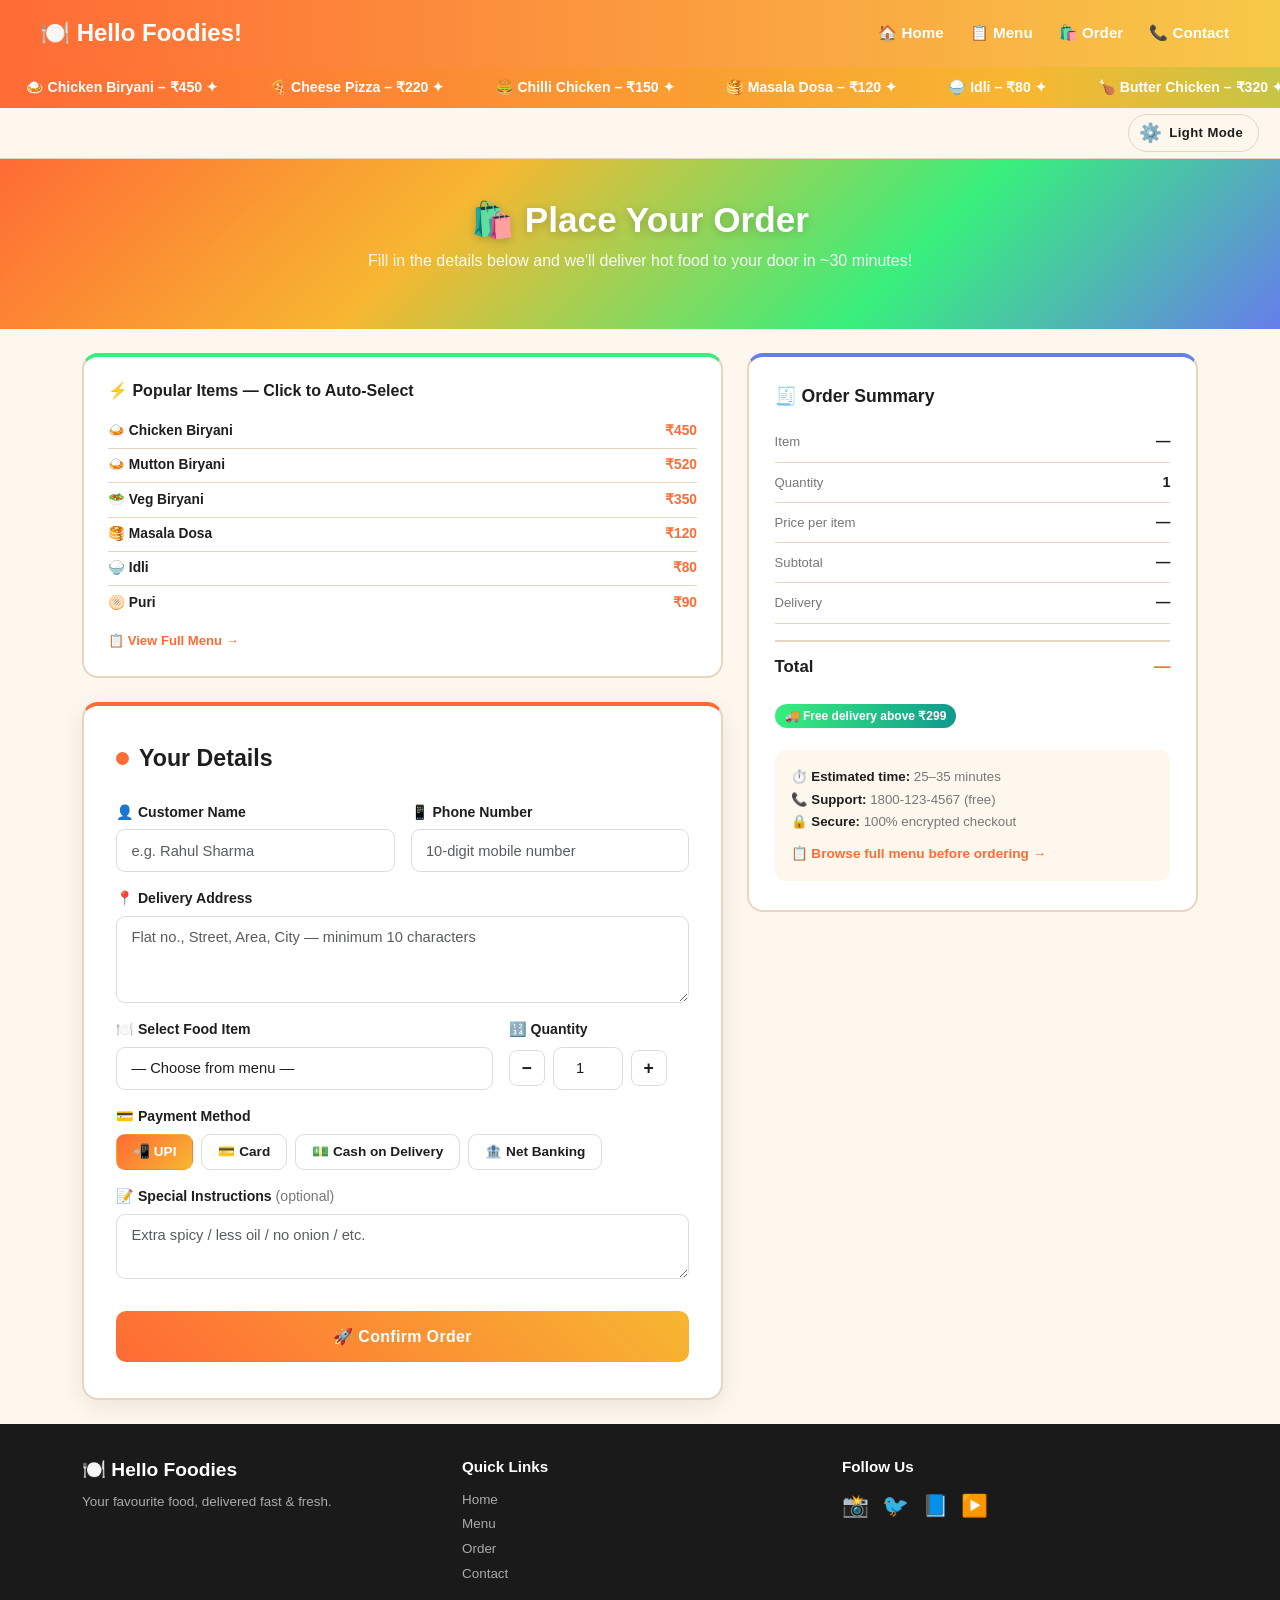
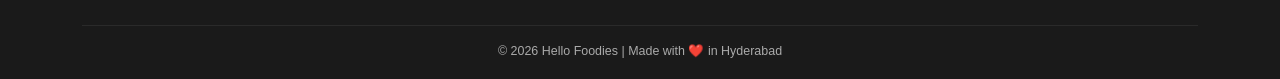
<file: order.html>
<!DOCTYPE html>
<html lang="en" data-theme="light">
<head>
  <meta charset="UTF-8">
  <meta name="viewport" content="width=device-width, initial-scale=1.0">
  <title>Hello Foodies – Order</title>
  <link href="https://cdn.jsdelivr.net/npm/bootstrap@5.3.3/dist/css/bootstrap.min.css" rel="stylesheet">
  <link rel="stylesheet" href="order.css">
</head>
<body>

  <!-- ══ NAVBAR ══════════════════════════════════════ -->
  <nav class="navbar navbar-expand-lg">
    <div class="container-fluid px-4">
      <a class="navbar-brand" href="home.html">🍽️ Hello Foodies!</a>
      <button class="navbar-toggler border-0" type="button" data-bs-toggle="collapse" data-bs-target="#nav">
        <span style="color:#fff;font-size:1.6rem;">☰</span>
      </button>
      <div class="collapse navbar-collapse justify-content-end" id="nav">
        <ul class="navbar-nav gap-1">
          <li class="nav-item"><a class="nav-link" href="index.html">🏠 Home</a></li>
          <li class="nav-item"><a class="nav-link" href="menu.html">📋 Menu</a></li>
          <li class="nav-item"><a class="nav-link" href="order.html">🛍️ Order</a></li>
          <li class="nav-item"><a class="nav-link" href="contact.html">📞 Contact</a></li>
        </ul>
      </div>
    </div>
  </nav>

  <!-- ══ TICKER ══════════════════════════════════════ -->
  <div class="ticker-wrap">
    <div class="ticker-track" id="ticker"></div>
  </div>

  <!-- ══ GEAR TOGGLE ═════════════════════════════════ -->
  <div class="theme-bar">
    <button id="themeBtn">
      <span class="gear-icon">⚙️</span>
      <span id="btnLabel">Light Mode</span>
    </button>
  </div>

  <!-- ══ PAGE BANNER ═════════════════════════════════ -->
  <div class="page-banner">
    <div class="container">
      <h1>🛍️ Place Your Order</h1>
      <p>Fill in the details below and we'll deliver hot food to your door in ~30 minutes!</p>
    </div>
  </div>

  <!-- ══ MAIN CONTENT ════════════════════════════════ -->
  <section class="bg-warm py-4">
    <div class="container">
      <div class="row g-4">

        <!-- LEFT — QUICK PEEK + ORDER FORM -->
        <div class="col-lg-7">

          <!-- Quick peek from menu -->
          <div class="quick-peek">
            <h6>⚡ Popular Items — Click to Auto-Select</h6>
            <div id="quickPeek"></div>
            <a href="menu.html" style="font-size:.82rem;color:#ff6b35;font-weight:700;text-decoration:none;display:inline-block;margin-top:.7rem;">
              📋 View Full Menu →
            </a>
          </div>

          <!-- ORDER FORM -->
          <div class="order-card">
            <div class="sec-head" style="margin-bottom:1.6rem;">
              <span class="sec-dot" style="background:#ff6b35;"></span>Your Details
            </div>

            <form id="orderForm" novalidate autocomplete="off">

              <!-- Row 1: Name + Phone -->
              <div class="row g-3 mb-3">
                <div class="col-sm-6">
                  <label class="form-label" for="custName">👤 Customer Name</label>
                  <input type="text" id="custName" class="form-control" placeholder="e.g. Rahul Sharma">
                  <div class="err-msg" id="custNameErr"></div>
                </div>
                <div class="col-sm-6">
                  <label class="form-label" for="phone">📱 Phone Number</label>
                  <input type="tel" id="phone" class="form-control" placeholder="10-digit mobile number" maxlength="10">
                  <div class="err-msg" id="phoneErr"></div>
                </div>
              </div>

              <!-- Address -->
              <div class="mb-3">
                <label class="form-label" for="address">📍 Delivery Address</label>
                <textarea id="address" class="form-control" rows="3" placeholder="Flat no., Street, Area, City — minimum 10 characters"></textarea>
                <div class="err-msg" id="addressErr"></div>
              </div>

              <!-- Row 2: Food Item + Quantity -->
              <div class="row g-3 mb-3">
                <div class="col-sm-8">
                  <label class="form-label" for="foodItem">🍽️ Select Food Item</label>
                  <select id="foodItem" class="form-select">
                    <option value="">— Choose from menu —</option>
                  </select>
                  <div class="err-msg" id="foodItemErr"></div>
                </div>
                <div class="col-sm-4">
                  <label class="form-label" for="quantity">🔢 Quantity</label>
                  <div class="qty-wrap">
                    <button type="button" class="qty-btn" id="qtyMinus">−</button>
                    <input type="number" id="quantity" class="form-control" value="1" min="1" max="20">
                    <button type="button" class="qty-btn" id="qtyPlus">+</button>
                  </div>
                  <div class="err-msg" id="quantityErr"></div>
                </div>
              </div>

              <!-- Payment method -->
              <div class="mb-3">
                <label class="form-label">💳 Payment Method</label>
                <input type="hidden" id="payMethod" value="UPI">
                <div class="pay-tabs">
                  <div class="pay-tab active" data-method="UPI">📲 UPI</div>
                  <div class="pay-tab" data-method="Card">💳 Card</div>
                  <div class="pay-tab" data-method="Cash on Delivery">💵 Cash on Delivery</div>
                  <div class="pay-tab" data-method="Net Banking">🏦 Net Banking</div>
                </div>
              </div>

              <!-- Special Instructions -->
              <div class="mb-4">
                <label class="form-label" for="instructions">📝 Special Instructions <span style="color:var(--muted);font-weight:400;">(optional)</span></label>
                <textarea id="instructions" class="form-control" rows="2" placeholder="Extra spicy / less oil / no onion / etc."></textarea>
              </div>

              <button type="submit" class="btn-order">🚀 Confirm Order</button>

            </form>
          </div>
        </div>

        <!-- RIGHT — ORDER SUMMARY -->
        <div class="col-lg-5">
          <div class="summary-card">
            <h5>🧾 Order Summary</h5>

            <div class="summary-item">
              <span class="summary-label">Item</span>
              <span class="summary-value" id="sumItem">—</span>
            </div>
            <div class="summary-item">
              <span class="summary-label">Quantity</span>
              <span class="summary-value" id="sumQty">1</span>
            </div>
            <div class="summary-item">
              <span class="summary-label">Price per item</span>
              <span class="summary-value" id="sumPrice">—</span>
            </div>
            <div class="summary-item">
              <span class="summary-label">Subtotal</span>
              <span class="summary-value" id="sumSub">—</span>
            </div>
            <div class="summary-item">
              <span class="summary-label">Delivery</span>
              <span class="summary-value" id="sumDel">—</span>
            </div>
            <div class="summary-total">
              <span>Total</span>
              <span id="sumTotal">—</span>
            </div>

            <div class="mt-3">
              <span class="delivery-badge">🚚 Free delivery above ₹299</span>
            </div>

            <!-- delivery info -->
            <div style="margin-top:1.4rem;padding:1rem;background:var(--bg2);border-radius:10px;font-size:.83rem;color:var(--muted);line-height:1.7;transition:background .35s;">
              <div>⏱️ <strong style="color:var(--text);">Estimated time:</strong> 25–35 minutes</div>
              <div>📞 <strong style="color:var(--text);">Support:</strong> 1800-123-4567 (free)</div>
              <div>🔒 <strong style="color:var(--text);">Secure:</strong> 100% encrypted checkout</div>
              <div style="margin-top:.5rem;">
                <a href="menu.html" style="color:#ff6b35;font-weight:700;font-size:.85rem;text-decoration:none;">📋 Browse full menu before ordering →</a>
              </div>
            </div>
          </div>
        </div>

      </div>
    </div>
  </section>

  <!-- ══ FOOTER ════════════════════════════════════════ -->
  <footer>
    <div class="container">
      <div class="row g-4 pb-3">
        <div class="col-md-4">
          <div class="ft-brand">🍽️ Hello Foodies</div>
          <p style="font-size:.84rem;margin-top:.4rem;color:#aaa;line-height:1.6;">Your favourite food, delivered fast &amp; fresh.</p>
        </div>
        <div class="col-md-4">
          <div style="color:#fff;font-weight:700;margin-bottom:.7rem;font-size:.95rem;">Quick Links</div>
          <div>
            <a class="ft-link" href="index.html">Home</a>
            <a class="ft-link" href="menu.html">Menu</a>
            <a class="ft-link" href="order.html">Order</a>
            <a class="ft-link" href="contact.html">Contact</a>
          </div>
        </div>
        <div class="col-md-4">
          <div style="color:#fff;font-weight:700;margin-bottom:.7rem;font-size:.95rem;">Follow Us</div>
          <div class="ft-social">
            <a href="#" title="Instagram">📸</a>
            <a href="#" title="Twitter">🐦</a>
            <a href="#" title="Facebook">📘</a>
            <a href="#" title="YouTube">▶️</a>
          </div>
        </div>
      </div>
      <div class="ft-copy">© 2026 Hello Foodies | Made with ❤️ in Hyderabad</div>
    </div>
  </footer>

  <!-- ══ TOAST CONTAINER ══════════════════════════════ -->
  <div class="toast-wrap" id="toastWrap"></div>

  <script src="https://cdn.jsdelivr.net/npm/bootstrap@5.3.3/dist/js/bootstrap.bundle.min.js"></script>
  <script src="order.js"></script>
</body>
</html>
</file>
<file: contact.css>
/* ─── THEME TOKENS ──────────────────────────────────── */
[data-theme="light"] {
  --bg:        #fdf3e7;
  --bg2:       #fef7ee;
  --text:      #1e1e1e;
  --muted:     #777;
  --card-bg:   #ffffff;
  --card-bdr:  #e8d5c0;
  --footer-bg: #1a1a1a;
  --footer-txt:#aaa;
  --input-bg:  #ffffff;
  --input-bdr: #ddd;
}
[data-theme="dark"] {
  --bg:        #111111;
  --bg2:       #1a1a1a;
  --text:      #f0f0f0;
  --muted:     #999;
  --card-bg:   #222222;
  --card-bdr:  #333;
  --footer-bg: #050505;
  --footer-txt:#777;
  --input-bg:  #2a2a2a;
  --input-bdr: #444;
}

*, *::before, *::after { box-sizing: border-box; margin: 0; }

body {
  background: var(--bg);
  color: var(--text);
  font-family: 'Segoe UI', sans-serif;
  transition: background .35s, color .35s;
  overflow-x: hidden;
}

/* ─── NAVBAR ────────────────────────────────────────── */
.navbar {
  background: linear-gradient(90deg, #ff6b35, #f7c948) !important;
  box-shadow: none;
  padding: .65rem 1rem;
  transition: background .35s;
}
[data-theme="dark"] .navbar {
  background: linear-gradient(90deg, #1a1a1a, #2c2c2c) !important;
}
.navbar-brand {
  font-weight: 900;
  font-size: 1.5rem;
  color: #fff !important;
}
.nav-link {
  color: #fff !important;
  font-weight: 600;
  font-size: .95rem;
  padding: 5px 11px !important;
  border-radius: 6px;
  transition: background .2s;
}
.nav-link:hover { background: rgba(255,255,255,.18); }

/* ─── TICKER ────────────────────────────────────────── */
.ticker-wrap {
  overflow: hidden;
  padding: 10px 0;
  background: linear-gradient(90deg, #ff6b35, #f7b731, #38ef7d, #667eea, #f093fb, #ff6b35);
  background-size: 400% 100%;
  animation: tickerShift 7s linear infinite;
}
@keyframes tickerShift {
  0%   { background-position: 0% 50%; }
  100% { background-position: 200% 50%; }
}
.ticker-track {
  display: flex;
  white-space: nowrap;
  animation: tickerScroll 30s linear infinite;
  width: max-content;
}
.ticker-item {
  padding: 0 1.6rem;
  color: #fff;
  font-size: .88rem;
  font-weight: 700;
}
@keyframes tickerScroll {
  from { transform: translateX(0); }
  to   { transform: translateX(-50%); }
}

/* ─── GEAR TOGGLE BAR ───────────────────────────────── */
.theme-bar {
  display: flex;
  justify-content: flex-end;
  align-items: center;
  padding: 6px 1.3rem;
  background: var(--bg2);
  border-bottom: 1px solid var(--card-bdr);
  transition: background .35s;
}
#themeBtn {
  display: flex;
  align-items: center;
  gap: 7px;
  background: none;
  border: 1.5px solid var(--card-bdr);
  border-radius: 50px;
  padding: 4px 15px 4px 10px;
  cursor: pointer;
  color: var(--text);
  font-size: .82rem;
  font-weight: 700;
  letter-spacing: .03em;
  transition: border-color .2s, color .2s;
}
#themeBtn:hover { border-color: #ff6b35; color: #ff6b35; }
.gear-icon {
  font-size: 1.15rem;
  display: inline-block;
  animation: gearSpin 3s linear infinite;
}
@keyframes gearSpin {
  from { transform: rotate(0deg); }
  to   { transform: rotate(360deg); }
}

/* ─── PAGE BANNER ───────────────────────────────────── */
.page-banner {
  background: linear-gradient(135deg, #ff6b35 0%, #f7b731 35%, #38ef7d 70%, #667eea 100%);
  padding: 2.5rem 0;
  text-align: center;
  color: #fff;
}
[data-theme="dark"] .page-banner {
  background: linear-gradient(135deg, #c0392b 0%, #e67e22 35%, #1abc9c 70%, #2980b9 100%);
}
.page-banner h1 {
  font-size: 2.2rem;
  font-weight: 900;
  text-shadow: 0 2px 10px rgba(0,0,0,.2);
}
.page-banner p {
  opacity: .92;
  font-size: 1rem;
  margin-top: .4rem;
}

/* ─── SECTION HEADING ───────────────────────────────── */
.sec-head {
  display: flex;
  align-items: center;
  gap: 10px;
  font-size: 1.35rem;
  font-weight: 800;
  color: var(--text);
}
.sec-dot {
  width: 13px; height: 13px;
  border-radius: 50%;
  flex-shrink: 0;
  display: inline-block;
}

/* ─── INFO CARDS ────────────────────────────────────── */
.info-card {
  background: var(--card-bg);
  border: 2px solid var(--card-bdr);
  border-radius: 14px;
  padding: 1.1rem 1.2rem;
  display: flex;
  align-items: center;
  gap: 1rem;
  transition: transform .25s, box-shadow .25s, background .35s, border-color .35s;
}
.info-card:hover {
  transform: translateX(5px);
  box-shadow: 0 8px 24px rgba(0,0,0,.1);
}
.info-icon {
  width: 46px; height: 46px;
  border-radius: 12px;
  display: flex; align-items: center; justify-content: center;
  font-size: 1.4rem;
  flex-shrink: 0;
  box-shadow: 0 4px 12px rgba(0,0,0,.15);
}
.info-label { font-size: .75rem; font-weight: 700; color: var(--muted); text-transform: uppercase; letter-spacing: .06em; }
.info-value { font-weight: 800; font-size: .95rem; color: var(--text); margin: .1rem 0; }
.info-sub   { font-size: .75rem; color: var(--muted); }

/* ─── SOCIAL BUTTONS ────────────────────────────────── */
.social-icons { display: flex; gap: .6rem; }
.soc-btn {
  width: 40px; height: 40px;
  border-radius: 10px;
  background: var(--card-bg);
  border: 1.5px solid var(--card-bdr);
  display: flex; align-items: center; justify-content: center;
  font-size: 1.2rem;
  text-decoration: none;
  transition: transform .2s, box-shadow .2s, border-color .2s;
}
.soc-btn:hover {
  transform: translateY(-3px);
  box-shadow: 0 6px 16px rgba(255,107,53,.25);
  border-color: #ff6b35;
}

/* ─── CONTACT FORM CARD ─────────────────────────────── */
.contact-card {
  background: var(--card-bg);
  border: 2px solid var(--card-bdr);
  border-top: 4px solid #667eea;
  border-radius: 16px;
  padding: 2.2rem 2rem;
  transition: background .35s, border-color .35s;
}

/* ─── FORM ELEMENTS ─────────────────────────────────── */
.form-label {
  font-weight: 700;
  font-size: .88rem;
  color: var(--text);
  margin-bottom: .4rem;
  display: block;
}
.opt { font-weight: 400; color: var(--muted); font-size: .8rem; }

.form-control,
.form-select {
  background: var(--input-bg) !important;
  color: var(--text) !important;
  border: 1.5px solid var(--input-bdr) !important;
  border-radius: 9px !important;
  padding: .6rem .9rem !important;
  font-size: .92rem !important;
  transition: border-color .25s, box-shadow .25s, background .35s !important;
  width: 100%;
}
.form-control:focus,
.form-select:focus {
  border-color: #667eea !important;
  box-shadow: 0 0 0 3px rgba(102,126,234,.18) !important;
  outline: none !important;
}
.form-control.is-invalid,
.form-select.is-invalid {
  border-color: #e74c3c !important;
  box-shadow: 0 0 0 3px rgba(231,76,60,.13) !important;
}
.form-control.is-valid,
.form-select.is-valid {
  border-color: #2ecc71 !important;
  box-shadow: 0 0 0 3px rgba(46,204,113,.13) !important;
}
.err-msg {
  color: #e74c3c;
  font-size: .78rem;
  margin-top: .3rem;
  font-weight: 600;
  display: none;
}
.err-msg.show { display: block; }
.char-count {
  text-align: right;
  font-size: .75rem;
  color: var(--muted);
  margin-top: .3rem;
}

/* ─── SEND BUTTON ───────────────────────────────────── */
.btn-send {
  width: 100%;
  padding: .85rem;
  background: linear-gradient(45deg, #667eea, #f093fb);
  border: none;
  color: #fff;
  font-size: 1rem;
  font-weight: 800;
  border-radius: 10px;
  cursor: pointer;
  transition: transform .2s, box-shadow .2s;
  letter-spacing: .02em;
}
.btn-send:hover {
  transform: translateY(-2px);
  box-shadow: 0 8px 22px rgba(102,126,234,.4);
}

/* ─── FAQ CARDS ─────────────────────────────────────── */
.faq-card {
  background: var(--card-bg);
  border: 2px solid var(--card-bdr);
  border-left: 4px solid #38ef7d;
  border-radius: 14px;
  padding: 1.2rem 1.3rem;
  transition: transform .25s, box-shadow .25s, background .35s, border-color .35s;
}
.faq-card:hover {
  transform: translateY(-4px);
  box-shadow: 0 10px 26px rgba(0,0,0,.09);
}
.faq-q {
  font-weight: 800;
  font-size: .95rem;
  color: var(--text);
  margin-bottom: .5rem;
}
.faq-a {
  font-size: .87rem;
  color: var(--muted);
  line-height: 1.65;
}

/* ─── TOAST ─────────────────────────────────────────── */
.toast-wrap {
  position: fixed;
  top: 20px;
  right: 20px;
  z-index: 9999;
  display: flex;
  flex-direction: column;
  gap: .5rem;
}
.toast-msg {
  background: linear-gradient(135deg, #667eea, #f093fb);
  color: #fff;
  padding: 1rem 1.5rem;
  border-radius: 12px;
  font-weight: 700;
  font-size: .92rem;
  box-shadow: 0 6px 20px rgba(0,0,0,.2);
  animation: toastIn .4s ease, toastOut .4s ease 3.6s forwards;
  min-width: 260px;
}
@keyframes toastIn {
  from { opacity: 0; transform: translateX(60px); }
  to   { opacity: 1; transform: translateX(0); }
}
@keyframes toastOut {
  from { opacity: 1; transform: translateX(0); }
  to   { opacity: 0; transform: translateX(60px); }
}

/* ─── FOOTER ────────────────────────────────────────── */
footer {
  background: var(--footer-bg);
  color: var(--footer-txt);
  padding: 2rem 0 1.2rem;
  transition: background .35s;
}
.ft-brand { color: #fff; font-weight: 800; font-size: 1.2rem; margin-bottom: .3rem; }
.ft-link {
  color: var(--footer-txt);
  text-decoration: none;
  font-size: .84rem;
  transition: color .2s;
  display: block;
  margin-bottom: .3rem;
}
.ft-link:hover { color: #ff6b35; }
.ft-copy {
  font-size: .78rem;
  margin-top: 1.2rem;
  border-top: 1px solid #2a2a2a;
  padding-top: 1rem;
  text-align: center;
}
.ft-social { font-size: 1.35rem; display: flex; gap: .8rem; }
.ft-social a { color: var(--footer-txt); transition: color .2s; text-decoration: none; }
.ft-social a:hover { color: #ff6b35; }

/* ─── BACKGROUNDS ───────────────────────────────────── */
.bg-warm  { background: var(--bg2); transition: background .35s; }
.bg-plain { background: var(--bg);  transition: background .35s; }

@media(max-width:576px) {
  .page-banner h1 { font-size: 1.7rem; }
  .contact-card   { padding: 1.4rem 1rem; }
}
</file>
<file: home.css>
/* ─── THEME TOKENS ─────────────────────────────── */
[data-theme="light"] {
  --bg:        #fdf3e7;
  --bg2:       #fef7ee;
  --text:      #1e1e1e;
  --muted:     #777;
  --card-bg:   #ffffff;
  --card-bdr:  #e8d5c0;
  --nav-bg:    linear-gradient(90deg,#ff6b35,#f7b731);
  --footer-bg: #1a1a1a;
  --footer-txt:#aaa;
}
[data-theme="dark"] {
  --bg:        #111111;
  --bg2:       #1a1a1a;
  --text:      #f0f0f0;
  --muted:     #999;
  --card-bg:   #222222;
  --card-bdr:  #333;
  --nav-bg:    linear-gradient(90deg,#1a1a1a,#2c2c2c);
  --footer-bg: #050505;
  --footer-txt:#777;
}

*, *::before, *::after { box-sizing: border-box; margin: 0; }
body {
  background: var(--bg);
  color: var(--text);
  font-family: 'Segoe UI', sans-serif;
  transition: background .35s, color .35s;
  overflow-x: hidden;
}

/* ─── NAVBAR ────────────────────────────────────── */
.navbar {
  background: linear-gradient(90deg,#ff6b35,#f7c948) !important;
  box-shadow: none;
  padding: .65rem 1rem;
  transition: background .35s;
}
[data-theme="dark"] .navbar { background: linear-gradient(90deg,#1a1a1a,#2c2c2c) !important; }
.navbar-brand {
  font-weight: 900;
  font-size: 1.5rem;
  color: #fff !important;
  display: flex;
  align-items: center;
  gap: 6px;
}
.nav-link {
  color: #fff !important;
  font-weight: 600;
  font-size: .95rem;
  padding: 5px 11px !important;
  display: flex;
  align-items: center;
  gap: 5px;
  border-radius: 6px;
  transition: background .2s;
}
.nav-link:hover { background: rgba(255,255,255,.18); }
.nav-link i { font-size: .88rem; }

/* ─── TICKER ────────────────────────────────────── */
.ticker-wrap {
  overflow: hidden;
  padding: 10px 0;
  background: linear-gradient(90deg, #ff6b35, #f7b731, #38ef7d, #667eea, #f093fb, #ff6b35);
  background-size: 400% 100%;
  animation: tickerShift 7s linear infinite;
}
@keyframes tickerShift {
  0%   { background-position: 0% 50%; }
  100% { background-position: 200% 50%; }
}
.ticker-track {
  display: flex;
  white-space: nowrap;
  animation: tickerScroll 30s linear infinite;
  width: max-content;
}
.ticker-item {
  padding: 0 1.6rem;
  color: #fff;
  font-size: .88rem;
  font-weight: 700;
  letter-spacing: .02em;
}
@keyframes tickerScroll {
  from { transform: translateX(0); }
  to   { transform: translateX(-50%); }
}

/* ─── GEAR TOGGLE BAR ───────────────────────────── */
.theme-bar {
  display: flex;
  justify-content: flex-end;
  align-items: center;
  padding: 5px 1.2rem;
  background: #fff;
  border-bottom: 1px solid #eee;
  transition: background .35s;
}
[data-theme="dark"] .theme-bar { background: #181818; border-bottom-color: #333; }
#themeBtn {
  display: flex;
  align-items: center;
  gap: 7px;
  background: none;
  border: 1.5px solid #ccc;
  border-radius: 50px;
  padding: 4px 14px 4px 10px;
  cursor: pointer;
  color: #333;
  font-size: .82rem;
  font-weight: 700;
  letter-spacing: .02em;
  transition: border-color .2s, color .2s;
}
[data-theme="dark"] #themeBtn { color: #f0f0f0; border-color: #555; }
#themeBtn:hover { border-color: #ff6b35; color: #ff6b35; }
.gear-icon {
  font-size: 1.1rem;
  display: inline-block;
  animation: gearSpin 3s linear infinite;
  color: #555;
}
[data-theme="dark"] .gear-icon { color: #ccc; }
@keyframes gearSpin {
  from { transform: rotate(0deg); }
  to   { transform: rotate(360deg); }
}

/* ─── HERO ──────────────────────────────────────── */
.hero {
  position: relative;
  padding: 4.5rem 0 4rem;
  display: flex;
  align-items: center;
  text-align: center;
  overflow: hidden;
  background-image: url('loginpage.avif');
  background-size: 100% 100%;
  background-position: center;
  background-repeat: no-repeat;
  height: 520px;
}
.hero::before {
  content: '';
  position: absolute;
  inset: 0;
  background: rgba(0,0,0,.52);
}
.hero-inner {
  position: relative;
  z-index: 1;
  width: 100%;
}
/* ── Glow reveal animations ── */
@keyframes heroFadeUp {
  from { opacity: 0; transform: translateY(28px); filter: blur(6px); }
  to   { opacity: 1; transform: translateY(0);    filter: blur(0); }
}
@keyframes heroGlow {
  0%,100% { text-shadow: 0 0 18px rgba(255,107,53,.4), 0 2px 14px rgba(0,0,0,.4); }
  50%      { text-shadow: 0 0 36px rgba(255,107,53,.75), 0 2px 20px rgba(0,0,0,.4); }
}
@keyframes badgePop {
  from { opacity: 0; transform: scale(.8) translateY(-10px); }
  to   { opacity: 1; transform: scale(1)  translateY(0); }
}
@keyframes tagSlide {
  from { opacity: 0; transform: translateY(16px); }
  to   { opacity: 1; transform: translateY(0); }
}

.hero-badge {
  display: inline-block;
  background: rgba(255,107,53,.18);
  border: 1.5px solid rgba(255,107,53,.55);
  color: #ffd6c0;
  font-size: .82rem;
  font-weight: 700;
  letter-spacing: .08em;
  padding: 5px 18px;
  border-radius: 50px;
  margin-bottom: 1rem;
  backdrop-filter: blur(6px);
  opacity: 0;
  animation: badgePop .7s cubic-bezier(.34,1.56,.64,1) .2s forwards;
}
.hero h2 {
  font-size: 2.9rem;
  font-weight: 900;
  color: #fff;
  text-shadow: 0 2px 14px rgba(0,0,0,.45);
  line-height: 1.18;
  opacity: 0;
  animation: heroFadeUp .85s ease .55s forwards;
}
.hero-highlight {
  background: linear-gradient(90deg, #ff6b35, #f7b731);
  -webkit-background-clip: text;
  -webkit-text-fill-color: transparent;
  background-clip: text;
  animation: heroFadeUp .85s ease .55s forwards, heroGlow 3s ease 1.4s infinite;
  display: inline-block;
}
.hero p {
  color: rgba(255,255,255,.88);
  max-width: 520px;
  margin: .85rem auto 0;
  font-size: 1.05rem;
  line-height: 1.7;
  opacity: 0;
  animation: heroFadeUp .85s ease .85s forwards;
}
.hero-btns {
  margin-top: 1.6rem;
  display: flex;
  gap: .75rem;
  justify-content: center;
  flex-wrap: wrap;
  opacity: 0;
  animation: heroFadeUp .85s ease 1.1s forwards;
}
.btn-hero {
  display: inline-block;
  font-weight: 800;
  border-radius: 50px;
  padding: .65rem 2.1rem;
  text-decoration: none;
  transition: transform .22s, box-shadow .22s;
  font-size: .97rem;
}
.btn-hero-primary {
  background: linear-gradient(90deg, #ff6b35, #f7b731);
  color: #fff;
  box-shadow: 0 6px 22px rgba(255,107,53,.45);
}
.btn-hero-primary:hover { transform: translateY(-3px); box-shadow: 0 12px 30px rgba(255,107,53,.55); color: #fff; }
.btn-hero-outline {
  background: rgba(255,255,255,.1);
  color: #fff;
  border: 2px solid rgba(255,255,255,.55);
  backdrop-filter: blur(6px);
}
.btn-hero-outline:hover { background: rgba(255,255,255,.22); transform: translateY(-3px); color: #fff; }
.hero-tags {
  margin-top: 1.4rem;
  display: flex;
  gap: .6rem;
  justify-content: center;
  flex-wrap: wrap;
}
.hero-tag {
  background: rgba(255,255,255,.1);
  border: 1px solid rgba(255,255,255,.28);
  color: rgba(255,255,255,.9);
  font-size: .78rem;
  font-weight: 600;
  padding: 4px 14px;
  border-radius: 50px;
  backdrop-filter: blur(4px);
  opacity: 0;
  animation: tagSlide .6s ease forwards;
}
.hero-tag:nth-child(1) { animation-delay: 1.35s; }
.hero-tag:nth-child(2) { animation-delay: 1.5s; }
.hero-tag:nth-child(3) { animation-delay: 1.65s; }

/* ─── STATS STRIP ───────────────────────────────── */
.stat-strip {
  background: linear-gradient(90deg, #667eea, #764ba2, #f093fb);
  padding: 1.6rem 0;
}
[data-theme="dark"] .stat-strip {
  background: linear-gradient(90deg, #1a237e, #4a148c, #6a1b9a);
}
.stat-item { text-align: center; color: #fff; }
.stat-num {
  font-size: 2.2rem;
  font-weight: 900;
  line-height: 1;
}
.stat-lbl { font-size: .75rem; font-weight: 700; opacity: .82; text-transform: uppercase; letter-spacing: .08em; margin-top: .25rem; }

/* ─── SECTION HEADINGS ──────────────────────────── */
.sec-head {
  display: flex;
  align-items: center;
  gap: 10px;
  font-size: 1.4rem;
  font-weight: 900;
  margin-bottom: 1.4rem;
  color: var(--text);
  letter-spacing: -.2px;
}
.sec-dot {
  width: 14px; height: 14px;
  border-radius: 50%;
  flex-shrink: 0;
  display: inline-block;
  box-shadow: 0 0 0 3px rgba(255,107,53,.18);
}

/* ─── OFFER CARDS ───────────────────────────────── */
.offer-card {
  border-radius: 16px;
  padding: 1.6rem 1.4rem;
  color: #fff;
  text-align: center;
  position: relative;
  overflow: hidden;
  transition: transform .25s, box-shadow .25s;
}
.offer-card:hover { transform: translateY(-5px); box-shadow: 0 14px 32px rgba(0,0,0,.18); }
.offer-card::after {
  content: '';
  position: absolute;
  bottom: -22px; right: -22px;
  width: 90px; height: 90px;
  border-radius: 50%;
  background: rgba(255,255,255,.1);
}
.offer-tag {
  display: inline-block;
  background: rgba(255,255,255,.22);
  border-radius: 50px;
  padding: 3px 12px;
  font-size: .73rem;
  font-weight: 700;
  letter-spacing: .08em;
  margin-bottom: .5rem;
}
.offer-card h4 { font-size: 1.75rem; font-weight: 900; margin-bottom: .2rem; }
.offer-card p  { margin: 0; font-size: .9rem; opacity: .93; }
.o1 { background: linear-gradient(135deg, #ff6b35, #f7b731); }
.o2 { background: linear-gradient(135deg, #11998e, #38ef7d); }
.o3 { background: linear-gradient(135deg, #667eea, #f093fb); }

/* ─── FOOD CARDS ────────────────────────────────── */
.food-card {
  background: var(--card-bg);
  border: 2px solid var(--card-bdr);
  border-radius: 16px;
  padding: 1.3rem 1rem;
  text-align: center;
  height: 100%;
  transition: transform .25s, box-shadow .25s, background .35s, border-color .35s;
}
.food-card:hover { transform: translateY(-5px); box-shadow: 0 12px 28px rgba(0,0,0,.1); }
.food-card .fem  { font-size: 2.4rem; display: block; margin-bottom: .5rem; }
.food-card .ftit { font-weight: 800; font-size: .98rem; color: var(--text); margin-bottom: .2rem; }
.food-card .fsub { color: var(--muted); font-size: .83rem; margin: 0; }
.fc-red    { border-top: 4px solid #ff6b35; }
.fc-yellow { border-top: 4px solid #f7b731; }
.fc-green  { border-top: 4px solid #38ef7d; }
.fc-blue   { border-top: 4px solid #667eea; }
.fc-pink   { border-top: 4px solid #f093fb; }
.fc-teal   { border-top: 4px solid #11998e; }
.fc-purple { border-top: 4px solid #764ba2; }
.fc-orange { border-top: 4px solid #f7b731; }

/* ─── MENU PREVIEW ──────────────────────────────── */
.menu-row {
  background: var(--card-bg);
  border: 1.5px solid var(--card-bdr);
  border-radius: 14px;
  padding: 1rem 1.2rem;
  display: flex;
  align-items: center;
  gap: 1rem;
  transition: transform .2s, background .35s, border-color .35s;
}
.menu-row:hover { transform: translateX(4px); }
.menu-row .me  { font-size: 1.9rem; flex-shrink: 0; }
.menu-row .mn  { font-weight: 700; font-size: .95rem; color: var(--text); }
.menu-row .md  { font-size: .8rem; color: var(--muted); margin: 0; }
.menu-row .mp  { margin-left: auto; font-weight: 900; font-size: 1rem; color: #ff6b35; white-space: nowrap; }

/* ─── HOW IT WORKS ──────────────────────────────── */
.step-wrap { text-align: center; padding: 1.2rem .5rem; }
.step-circle {
  width: 52px; height: 52px;
  border-radius: 50%;
  display: flex; align-items: center; justify-content: center;
  font-weight: 900; font-size: 1.15rem; color: #fff;
  margin: 0 auto .8rem;
  box-shadow: 0 4px 14px rgba(0,0,0,.2);
}
.step-wrap .se  { font-size: 2rem; }
.step-wrap .st  { font-weight: 800; margin-top: .4rem; color: var(--text); }
.step-wrap .sd  { font-size: .82rem; color: var(--muted); margin: 0; }

/* ─── REVIEWS ───────────────────────────────────── */
.rev-card {
  background: var(--card-bg);
  border: 1.5px solid var(--card-bdr);
  border-radius: 16px;
  padding: 1.5rem;
  height: 100%;
  position: relative;
  transition: transform .25s, background .35s, border-color .35s;
}
.rev-card:hover { transform: translateY(-5px); box-shadow: 0 12px 28px rgba(0,0,0,.1); }
.rev-quote {
  font-size: 3rem;
  line-height: 1;
  color: #ff6b35;
  opacity: .25;
  font-family: Georgia, serif;
  position: absolute;
  top: 10px; left: 16px;
}
.rev-text {
  font-style: italic;
  color: var(--text);
  font-size: .92rem;
  line-height: 1.65;
  padding-top: 1.2rem;
  margin-bottom: 1.1rem;
}
.stars { color: #f7b731; font-size: .85rem; margin-bottom: .6rem; }
.rev-person { display: flex; align-items: center; gap: 10px; }
.rev-avatar {
  width: 38px; height: 38px;
  border-radius: 50%;
  display: flex; align-items: center; justify-content: center;
  font-weight: 900; font-size: .92rem; color: #fff;
  flex-shrink: 0;
}
.rev-name  { font-weight: 800; font-size: .9rem; color: var(--text); }
.rev-role  { font-size: .75rem; color: var(--muted); }

/* ─── FOOTER ────────────────────────────────────── */
footer { background: var(--footer-bg); color: var(--footer-txt); padding: 2rem 0 1.2rem; transition: background .35s; }
.ft-brand { color: #fff; font-weight: 800; font-size: 1.2rem; margin-bottom: .3rem; }
.ft-link { color: var(--footer-txt); text-decoration: none; margin-right: 1.1rem; font-size: .84rem; transition: color .2s; }
.ft-link:hover { color: #ff6b35; }
.ft-copy { font-size: .78rem; margin-top: 1.2rem; border-top: 1px solid #2a2a2a; padding-top: 1rem; text-align: center; }
.ft-social { font-size: 1.35rem; display: flex; gap: .8rem; }
.ft-social a { color: var(--footer-txt); transition: color .2s; }
.ft-social a:hover { color: #ff6b35; }

/* ─── SECTION BACKGROUNDS ───────────────────────── */
.bg-warm  { background: var(--bg2); transition: background .35s; }
.bg-plain { background: var(--bg);  transition: background .35s; }

@media(max-width:576px) { .hero h2 { font-size: 1.95rem; } .stat-num { font-size: 1.5rem; } }
</file>
<file: menu.css>
/* ─── THEME TOKENS ──────────────────────────────────── */
[data-theme="light"] {
  --bg:        #fdf3e7;
  --bg2:       #fef7ee;
  --text:      #1e1e1e;
  --muted:     #777;
  --card-bg:   #ffffff;
  --card-bdr:  #e8d5c0;
  --footer-bg: #1a1a1a;
  --footer-txt:#aaa;
}
[data-theme="dark"] {
  --bg:        #111111;
  --bg2:       #1a1a1a;
  --text:      #f0f0f0;
  --muted:     #999;
  --card-bg:   #222222;
  --card-bdr:  #333;
  --footer-bg: #050505;
  --footer-txt:#777;
}

*, *::before, *::after { box-sizing: border-box; margin: 0; }

body {
  background: var(--bg);
  color: var(--text);
  font-family: 'Segoe UI', sans-serif;
  transition: background .35s, color .35s;
  overflow-x: hidden;
}

/* ─── NAVBAR ────────────────────────────────────────── */
.navbar {
  background: linear-gradient(90deg, #ff6b35, #f7c948) !important;
  box-shadow: none;
  padding: .65rem 1rem;
  transition: background .35s;
  display: flex;
  justify-content: space-between;
  align-items: center;
}
[data-theme="dark"] .navbar {
  background: linear-gradient(90deg, #1a1a1a, #2c2c2c) !important;
}
.navbar-brand {
  font-weight: 900;
  font-size: 1.5rem;
  color: #fff !important;
  display: flex;
  align-items: center;
  gap: 6px;
}
.nav-link {
  color: #fff !important;
  font-weight: 600;
  font-size: .95rem;
  padding: 5px 11px !important;
  display: flex;
  align-items: center;
  gap: 5px;
  border-radius: 6px;
  transition: background .2s;
}
.nav-link:hover { background: rgba(255,255,255,.18); }

/* ─── TICKER ────────────────────────────────────────── */
.ticker-wrap {
  overflow: hidden;
  padding: 10px 0;
  background: linear-gradient(90deg, #ff6b35, #f7b731, #38ef7d, #667eea, #f093fb, #ff6b35);
  background-size: 400% 100%;
  animation: tickerShift 7s linear infinite;
}
@keyframes tickerShift {
  0%   { background-position: 0% 50%; }
  100% { background-position: 200% 50%; }
}
.ticker-track {
  display: flex;
  white-space: nowrap;
  animation: tickerScroll 30s linear infinite;
  width: max-content;
}
.ticker-item {
  padding: 0 1.6rem;
  color: #fff;
  font-size: .88rem;
  font-weight: 700;
}
@keyframes tickerScroll {
  from { transform: translateX(0); }
  to   { transform: translateX(-50%); }
}

/* ─── GEAR TOGGLE BAR ───────────────────────────────── */
.theme-bar {
  display: flex;
  justify-content: flex-end;
  align-items: center;
  padding: 6px 1.3rem;
  background: var(--bg2);
  border-bottom: 1px solid var(--card-bdr);
  transition: background .35s;
}
#themeBtn {
  display: flex;
  align-items: center;
  gap: 7px;
  background: none;
  border: 1.5px solid var(--card-bdr);
  border-radius: 50px;
  padding: 4px 15px 4px 10px;
  cursor: pointer;
  color: var(--text);
  font-size: .82rem;
  font-weight: 700;
  letter-spacing: .03em;
  transition: border-color .2s, color .2s;
}
#themeBtn:hover { border-color: #ff6b35; color: #ff6b35; }
.gear-icon {
  font-size: 1.15rem;
  display: inline-block;
  animation: gearSpin 3s linear infinite;
}
@keyframes gearSpin {
  from { transform: rotate(0deg); }
  to   { transform: rotate(360deg); }
}

/* ─── PAGE BANNER ───────────────────────────────────── */
.page-banner {
  background: linear-gradient(135deg, #ff6b35 0%, #f7b731 35%, #38ef7d 70%, #667eea 100%);
  padding: 2.5rem 0;
  text-align: center;
  color: #fff;
}
[data-theme="dark"] .page-banner {
  background: linear-gradient(135deg, #c0392b 0%, #e67e22 35%, #1abc9c 70%, #2980b9 100%);
}
.page-banner h1 {
  font-size: 2.2rem;
  font-weight: 900;
  text-shadow: 0 2px 10px rgba(0,0,0,.2);
}
.page-banner p {
  opacity: .92;
  font-size: 1rem;
  margin-top: .4rem;
}

/* ─── SECTION HEADING ───────────────────────────────── */
.sec-head {
  display: flex;
  align-items: center;
  gap: 10px;
  font-size: 1.45rem;
  font-weight: 800;
  margin-bottom: 1.4rem;
  color: var(--text);
}
.sec-dot {
  width: 13px;
  height: 13px;
  border-radius: 50%;
  flex-shrink: 0;
  display: inline-block;
}

/* ─── FOOD CARDS ────────────────────────────────────── */
.food-card {
  background: var(--card-bg);
  border: 2px solid var(--card-bdr);
  border-radius: 16px;
  overflow: hidden;
  height: 100%;
  transition: transform .3s, box-shadow .3s, background .35s, border-color .35s;
}
.food-card:hover {
  transform: translateY(-7px);
  box-shadow: 0 16px 36px rgba(0,0,0,.13);
}
.food-card img {
  width: 100%;
  height: 185px;
  object-fit: cover;
  transition: transform .4s;
}
.food-card:hover img { transform: scale(1.07); }
.food-card .img-wrap { overflow: hidden; }

.card-body-inner {
  padding: 1.2rem 1.1rem 1.4rem;
}
.card-body-inner h3 {
  font-weight: 800;
  font-size: 1.05rem;
  color: var(--text);
  margin-bottom: .35rem;
}
.card-body-inner p {
  color: var(--muted);
  font-size: .85rem;
  margin-bottom: .7rem;
  line-height: 1.5;
}
.card-price {
  font-weight: 900;
  font-size: 1.1rem;
  color: #ff6b35;
}
.order-btn {
  display: inline-block;
  margin-top: .7rem;
  padding: .5rem 1.3rem;
  background: linear-gradient(45deg, #ff6b35, #f7b731);
  color: #fff;
  text-decoration: none;
  border-radius: 8px;
  font-weight: 700;
  font-size: .88rem;
  transition: transform .2s, box-shadow .2s;
}
.order-btn:hover {
  background: linear-gradient(45deg, #e8521d, #f0a800);
  transform: scale(1.04);
  box-shadow: 0 4px 14px rgba(255,107,53,.35);
  color: #fff;
}

/* coloured top border per category */
.cat-biryani  .food-card { border-top: 4px solid #ff6b35; }
.cat-tiffin   .food-card { border-top: 4px solid #f7b731; }
.cat-curry    .food-card { border-top: 4px solid #38ef7d; }
.cat-fastfood .food-card { border-top: 4px solid #667eea; }

/* ─── SECTION BACKGROUNDS ───────────────────────────── */
.bg-warm  { background: var(--bg2); transition: background .35s; }
.bg-plain { background: var(--bg);  transition: background .35s; }

/* ─── FOOTER ────────────────────────────────────────── */
footer {
  background: var(--footer-bg);
  color: var(--footer-txt);
  padding: 2rem 0 1.2rem;
  transition: background .35s;
}
.ft-brand {
  color: #fff;
  font-weight: 800;
  font-size: 1.2rem;
  margin-bottom: .3rem;
}
.ft-link {
  color: var(--footer-txt);
  text-decoration: none;
  margin-right: 1.1rem;
  font-size: .84rem;
  transition: color .2s;
}
.ft-link:hover { color: #ff6b35; }
.ft-copy {
  font-size: .78rem;
  margin-top: 1.2rem;
  border-top: 1px solid #2a2a2a;
  padding-top: 1rem;
  text-align: center;
}
.ft-social {
  font-size: 1.35rem;
  display: flex;
  gap: .8rem;
}
.ft-social a {
  color: var(--footer-txt);
  transition: color .2s;
  text-decoration: none;
}
.ft-social a:hover { color: #ff6b35; }

@media(max-width:576px) {
  .page-banner h1 { font-size: 1.7rem; }
}
</file>
<file: order.css>
/* ─── THEME TOKENS ──────────────────────────────────── */
[data-theme="light"] {
  --bg:        #fdf3e7;
  --bg2:       #fef7ee;
  --text:      #1e1e1e;
  --muted:     #777;
  --card-bg:   #ffffff;
  --card-bdr:  #e8d5c0;
  --footer-bg: #1a1a1a;
  --footer-txt:#aaa;
  --input-bg:  #ffffff;
  --input-bdr: #ddd;
}
[data-theme="dark"] {
  --bg:        #111111;
  --bg2:       #1a1a1a;
  --text:      #f0f0f0;
  --muted:     #999;
  --card-bg:   #222222;
  --card-bdr:  #333;
  --footer-bg: #050505;
  --footer-txt:#777;
  --input-bg:  #2a2a2a;
  --input-bdr: #444;
}

*, *::before, *::after { box-sizing: border-box; margin: 0; }

body {
  background: var(--bg);
  color: var(--text);
  font-family: 'Segoe UI', sans-serif;
  transition: background .35s, color .35s;
  overflow-x: hidden;
}

/* ─── NAVBAR ────────────────────────────────────────── */
.navbar {
  background: linear-gradient(90deg, #ff6b35, #f7c948) !important;
  box-shadow: none;
  padding: .65rem 1rem;
  transition: background .35s;
}
[data-theme="dark"] .navbar {
  background: linear-gradient(90deg, #1a1a1a, #2c2c2c) !important;
}
.navbar-brand {
  font-weight: 900;
  font-size: 1.5rem;
  color: #fff !important;
}
.nav-link {
  color: #fff !important;
  font-weight: 600;
  font-size: .95rem;
  padding: 5px 11px !important;
  border-radius: 6px;
  transition: background .2s;
}
.nav-link:hover { background: rgba(255,255,255,.18); }

/* ─── TICKER ────────────────────────────────────────── */
.ticker-wrap {
  overflow: hidden;
  padding: 10px 0;
  background: linear-gradient(90deg, #ff6b35, #f7b731, #38ef7d, #667eea, #f093fb, #ff6b35);
  background-size: 400% 100%;
  animation: tickerShift 7s linear infinite;
}
@keyframes tickerShift {
  0%   { background-position: 0% 50%; }
  100% { background-position: 200% 50%; }
}
.ticker-track {
  display: flex;
  white-space: nowrap;
  animation: tickerScroll 30s linear infinite;
  width: max-content;
}
.ticker-item {
  padding: 0 1.6rem;
  color: #fff;
  font-size: .88rem;
  font-weight: 700;
}
@keyframes tickerScroll {
  from { transform: translateX(0); }
  to   { transform: translateX(-50%); }
}

/* ─── GEAR TOGGLE BAR ───────────────────────────────── */
.theme-bar {
  display: flex;
  justify-content: flex-end;
  align-items: center;
  padding: 6px 1.3rem;
  background: var(--bg2);
  border-bottom: 1px solid var(--card-bdr);
  transition: background .35s;
}
#themeBtn {
  display: flex;
  align-items: center;
  gap: 7px;
  background: none;
  border: 1.5px solid var(--card-bdr);
  border-radius: 50px;
  padding: 4px 15px 4px 10px;
  cursor: pointer;
  color: var(--text);
  font-size: .82rem;
  font-weight: 700;
  letter-spacing: .03em;
  transition: border-color .2s, color .2s;
}
#themeBtn:hover { border-color: #ff6b35; color: #ff6b35; }
.gear-icon {
  font-size: 1.15rem;
  display: inline-block;
  animation: gearSpin 3s linear infinite;
}
@keyframes gearSpin {
  from { transform: rotate(0deg); }
  to   { transform: rotate(360deg); }
}

/* ─── PAGE BANNER ───────────────────────────────────── */
.page-banner {
  background: linear-gradient(135deg, #ff6b35 0%, #f7b731 35%, #38ef7d 70%, #667eea 100%);
  padding: 2.5rem 0;
  text-align: center;
  color: #fff;
}
[data-theme="dark"] .page-banner {
  background: linear-gradient(135deg, #c0392b 0%, #e67e22 35%, #1abc9c 70%, #2980b9 100%);
}
.page-banner h1 {
  font-size: 2.2rem;
  font-weight: 900;
  text-shadow: 0 2px 10px rgba(0,0,0,.2);
}
.page-banner p {
  opacity: .92;
  font-size: 1rem;
  margin-top: .4rem;
}

/* ─── SECTION HEADING (same as index) ───────────────── */
.sec-head {
  display: flex;
  align-items: center;
  gap: 10px;
  font-size: 1.45rem;
  font-weight: 800;
  margin-bottom: 1.4rem;
  color: var(--text);
}
.sec-dot {
  width: 13px;
  height: 13px;
  border-radius: 50%;
  flex-shrink: 0;
  display: inline-block;
}

/* ─── ORDER CARD ────────────────────────────────────── */
.order-card {
  background: var(--card-bg);
  border: 2px solid var(--card-bdr);
  border-top: 4px solid #ff6b35;
  border-radius: 16px;
  padding: 2.2rem 2rem;
  box-shadow: 0 6px 24px rgba(0,0,0,.08);
  transition: background .35s, border-color .35s;
}

/* ─── ORDER SUMMARY PANEL ───────────────────────────── */
.summary-card {
  background: var(--card-bg);
  border: 2px solid var(--card-bdr);
  border-top: 4px solid #667eea;
  border-radius: 16px;
  padding: 1.8rem 1.6rem;
  position: sticky;
  top: 20px;
  transition: background .35s, border-color .35s;
}
.summary-card h5 {
  font-weight: 800;
  font-size: 1.1rem;
  color: var(--text);
  margin-bottom: 1rem;
}
.summary-item {
  display: flex;
  justify-content: space-between;
  align-items: center;
  padding: .55rem 0;
  border-bottom: 1px solid var(--card-bdr);
  font-size: .9rem;
  color: var(--text);
}
.summary-item:last-of-type { border-bottom: none; }
.summary-label { color: var(--muted); font-size: .82rem; }
.summary-value { font-weight: 700; }
.summary-total {
  display: flex;
  justify-content: space-between;
  margin-top: 1rem;
  padding-top: .8rem;
  border-top: 2px solid var(--card-bdr);
  font-weight: 900;
  font-size: 1.05rem;
  color: var(--text);
}
.summary-total span:last-child { color: #ff6b35; }
.delivery-badge {
  display: inline-block;
  background: linear-gradient(90deg, #38ef7d, #11998e);
  color: #fff;
  font-size: .75rem;
  font-weight: 700;
  padding: 3px 10px;
  border-radius: 50px;
  margin-top: .5rem;
}

/* ─── FORM ELEMENTS ─────────────────────────────────── */
.form-label {
  font-weight: 700;
  font-size: .88rem;
  color: var(--text);
  margin-bottom: .4rem;
  display: block;
}
.form-control,
.form-select {
  background: var(--input-bg) !important;
  color: var(--text) !important;
  border: 1.5px solid var(--input-bdr) !important;
  border-radius: 9px !important;
  padding: .6rem .9rem !important;
  font-size: .92rem !important;
  transition: border-color .25s, box-shadow .25s, background .35s !important;
}
.form-control:focus,
.form-select:focus {
  border-color: #ff6b35 !important;
  box-shadow: 0 0 0 3px rgba(255,107,53,.18) !important;
  outline: none !important;
}
.form-control.is-invalid,
.form-select.is-invalid {
  border-color: #e74c3c !important;
  box-shadow: 0 0 0 3px rgba(231,76,60,.15) !important;
}
.form-control.is-valid,
.form-select.is-valid {
  border-color: #2ecc71 !important;
  box-shadow: 0 0 0 3px rgba(46,204,113,.15) !important;
}
.err-msg {
  color: #e74c3c;
  font-size: .78rem;
  margin-top: .3rem;
  display: none;
  font-weight: 600;
}
.err-msg.show { display: block; }

/* quantity stepper */
.qty-wrap {
  display: flex;
  align-items: center;
  gap: .5rem;
}
.qty-btn {
  width: 36px;
  height: 36px;
  border: 1.5px solid var(--input-bdr);
  border-radius: 8px;
  background: var(--input-bg);
  color: var(--text);
  font-size: 1.1rem;
  font-weight: 700;
  cursor: pointer;
  transition: background .2s, border-color .2s;
  flex-shrink: 0;
}
.qty-btn:hover { border-color: #ff6b35; color: #ff6b35; }
#quantity {
  text-align: center;
  width: 70px !important;
  flex-shrink: 0;
}

/* payment tabs */
.pay-tabs { display: flex; gap: .5rem; margin-bottom: .4rem; flex-wrap: wrap; }
.pay-tab {
  border: 1.5px solid var(--input-bdr);
  border-radius: 9px;
  padding: .45rem 1rem;
  font-size: .85rem;
  font-weight: 700;
  cursor: pointer;
  background: var(--input-bg);
  color: var(--text);
  transition: all .2s;
}
.pay-tab.active {
  background: linear-gradient(135deg, #ff6b35, #f7b731);
  color: #fff;
  border-color: transparent;
}

/* ─── SUBMIT BUTTON ─────────────────────────────────── */
.btn-order {
  width: 100%;
  padding: .85rem;
  background: linear-gradient(45deg, #ff6b35, #f7b731);
  border: none;
  color: #fff;
  font-size: 1rem;
  font-weight: 800;
  border-radius: 10px;
  cursor: pointer;
  transition: transform .2s, box-shadow .2s;
  margin-top: .5rem;
  letter-spacing: .02em;
}
.btn-order:hover {
  transform: translateY(-2px);
  box-shadow: 0 8px 22px rgba(255,107,53,.4);
}

/* ─── SUCCESS TOAST ─────────────────────────────────── */
.toast-wrap {
  position: fixed;
  top: 20px;
  right: 20px;
  z-index: 9999;
  display: flex;
  flex-direction: column;
  gap: .5rem;
}
.toast-msg {
  background: linear-gradient(135deg, #2ecc71, #11998e);
  color: #fff;
  padding: 1rem 1.5rem;
  border-radius: 12px;
  font-weight: 700;
  font-size: .92rem;
  box-shadow: 0 6px 20px rgba(0,0,0,.2);
  animation: toastIn .4s ease, toastOut .4s ease 3.6s forwards;
  min-width: 260px;
}
@keyframes toastIn {
  from { opacity: 0; transform: translateX(60px); }
  to   { opacity: 1; transform: translateX(0); }
}
@keyframes toastOut {
  from { opacity: 1; transform: translateX(0); }
  to   { opacity: 0; transform: translateX(60px); }
}

/* ─── MENU QUICK PEEK ───────────────────────────────── */
.quick-peek {
  background: var(--card-bg);
  border: 2px solid var(--card-bdr);
  border-top: 4px solid #38ef7d;
  border-radius: 16px;
  padding: 1.5rem;
  margin-bottom: 1.5rem;
  transition: background .35s, border-color .35s;
}
.quick-peek h6 {
  font-weight: 800;
  font-size: 1rem;
  margin-bottom: .9rem;
  color: var(--text);
}
.peek-item {
  display: flex;
  align-items: center;
  justify-content: space-between;
  padding: .4rem 0;
  border-bottom: 1px solid var(--card-bdr);
  font-size: .86rem;
  cursor: pointer;
  transition: color .2s;
}
.peek-item:last-child { border-bottom: none; }
.peek-item:hover .peek-name { color: #ff6b35; }
.peek-name { font-weight: 600; color: var(--text); }
.peek-price { color: #ff6b35; font-weight: 700; }

/* ─── FOOTER ────────────────────────────────────────── */
footer {
  background: var(--footer-bg);
  color: var(--footer-txt);
  padding: 2rem 0 1.2rem;
  transition: background .35s;
}
.ft-brand { color: #fff; font-weight: 800; font-size: 1.2rem; margin-bottom: .3rem; }
.ft-link {
  color: var(--footer-txt);
  text-decoration: none;
  font-size: .84rem;
  transition: color .2s;
  display: block;
  margin-bottom: .3rem;
}
.ft-link:hover { color: #ff6b35; }
.ft-copy {
  font-size: .78rem;
  margin-top: 1.2rem;
  border-top: 1px solid #2a2a2a;
  padding-top: 1rem;
  text-align: center;
}
.ft-social { font-size: 1.35rem; display: flex; gap: .8rem; }
.ft-social a { color: var(--footer-txt); transition: color .2s; text-decoration: none; }
.ft-social a:hover { color: #ff6b35; }

.bg-warm  { background: var(--bg2); transition: background .35s; }

@media(max-width: 576px) {
  .page-banner h1 { font-size: 1.7rem; }
  .order-card { padding: 1.4rem 1rem; }
}
</file>
<file: index.css>
/* ─────────────────────────────────────────────────────
   ONLY styles that Bootstrap utilities cannot provide.
   Everything else (spacing, flex, display, colors)
   is handled by Bootstrap classes in the HTML.
───────────────────────────────────────────────────── */

/* ─── VIDEO BACKGROUND ──────────────────────────────── */
.video-container {
  position: fixed;
  inset: 0;
  z-index: -1;
  overflow: hidden;
}
.video-container video {
  width: 100%;
  height: 100%;
  object-fit: cover;
}
.overlay {
  position: absolute;
  inset: 0;
  background: rgba(0, 0, 0, 0.55);
}

/* ─── NAVBAR BACKGROUND ─────────────────────────────── */
/* Bootstrap doesn't provide a transparent gradient navbar bg */
.navbar {
  background: linear-gradient(180deg, rgba(0,0,0,0.45) 0%, transparent 100%) !important;
}

/* ─── ORDER BUTTON (custom gradient) ───────────────── */
/* Bootstrap's btn-warning/btn-danger don't match brand orange */
.btn-order {
  background: linear-gradient(90deg, #ff6b35, #f7b731);
  color: #fff;
  font-weight: 700;
  font-size: 0.88rem;
  border: none;
  box-shadow: 0 4px 14px rgba(255, 107, 53, 0.4);
  border-radius: 50px;
  padding: 8px 22px;
  transition: transform 0.2s, box-shadow 0.2s;
}
.btn-order:hover {
  transform: translateY(-2px);
  box-shadow: 0 8px 22px rgba(255, 107, 53, 0.55);
  color: #fff;
}

/* ─── HERO SECTION ──────────────────────────────────── */
/* Bootstrap's vh-100 doesn't account for navbar offset */
.hero-section {
  min-height: 100vh;
  position: relative;
  z-index: 10;
  padding-top: 80px; /* offset for fixed navbar */
}

/* ─── BADGE PILL ────────────────────────────────────── */
/* Bootstrap badge doesn't support glass border style */
.badge-pill {
  background: rgba(255, 255, 255, 0.1);
  border: 1.5px solid rgba(255, 255, 255, 0.25);
  color: rgba(255, 255, 255, 0.9);
  font-size: 0.8rem;
  font-weight: 600;
  letter-spacing: 0.06em;
  padding: 6px 18px;
  border-radius: 50px;
}

/* ─── HERO TITLE ────────────────────────────────────── */
/* Bootstrap typography classes don't support gradient text */
.hero-title {
  font-size: clamp(2.6rem, 9vw, 5.5rem);
  font-weight: 900;
  color: #fff;
  line-height: 1.1;
}
.hero-highlight {
  background: linear-gradient(90deg, #ff6b35, #f7b731);
  -webkit-background-clip: text;
  -webkit-text-fill-color: transparent;
  background-clip: text;
}

/* ─── TAGLINE ───────────────────────────────────────── */
.hero-tagline {
  font-size: clamp(1rem, 2.2vw, 1.2rem);
  color: rgba(255, 255, 255, 0.82);
  max-width: 560px;
  margin-left: auto;
  margin-right: auto;
  line-height: 1.75;
}

/* ─── PRIMARY BUTTON ────────────────────────────────── */
.btn-primary-custom {
  background: linear-gradient(90deg, #ff6b35, #f7b731);
  color: #fff;
  border: none;
  font-weight: 700;
  box-shadow: 0 6px 22px rgba(255, 107, 53, 0.45);
  transition: transform 0.22s, box-shadow 0.22s;
}
.btn-primary-custom:hover {
  transform: translateY(-3px);
  box-shadow: 0 10px 30px rgba(255, 107, 53, 0.58);
  color: #fff;
}

/* ─── OUTLINE BUTTON ────────────────────────────────── */
.btn-outline-custom {
  background: rgba(255, 255, 255, 0.08);
  border: 1.5px solid rgba(255, 255, 255, 0.35);
  color: rgba(255, 255, 255, 0.88);
  font-weight: 600;
  transition: background 0.22s, border-color 0.22s, transform 0.22s;
}
.btn-outline-custom:hover {
  background: rgba(255, 255, 255, 0.18);
  border-color: rgba(255, 255, 255, 0.6);
  color: #fff;
  transform: translateY(-2px);
}

/* ─── STATS BAR ─────────────────────────────────────── */
/* Bootstrap doesn't have a frosted glass pill container */
.stats-bar {
  background: rgba(255, 255, 255, 0.08);
  border: 1.5px solid rgba(255, 255, 255, 0.18);
  border-radius: 60px;
  padding: 4px 8px;
}
.stat-num {
  font-size: 1.3rem;
  font-weight: 900;
  color: #fff;
  line-height: 1.1;
}
.stat-lbl {
  font-size: 0.68rem;
  font-weight: 600;
  color: rgba(255, 255, 255, 0.55);
  text-transform: uppercase;
  letter-spacing: 0.07em;
}
.stat-divider {
  width: 1px;
  height: 30px;
  background: rgba(255, 255, 255, 0.2);
}
</file>
